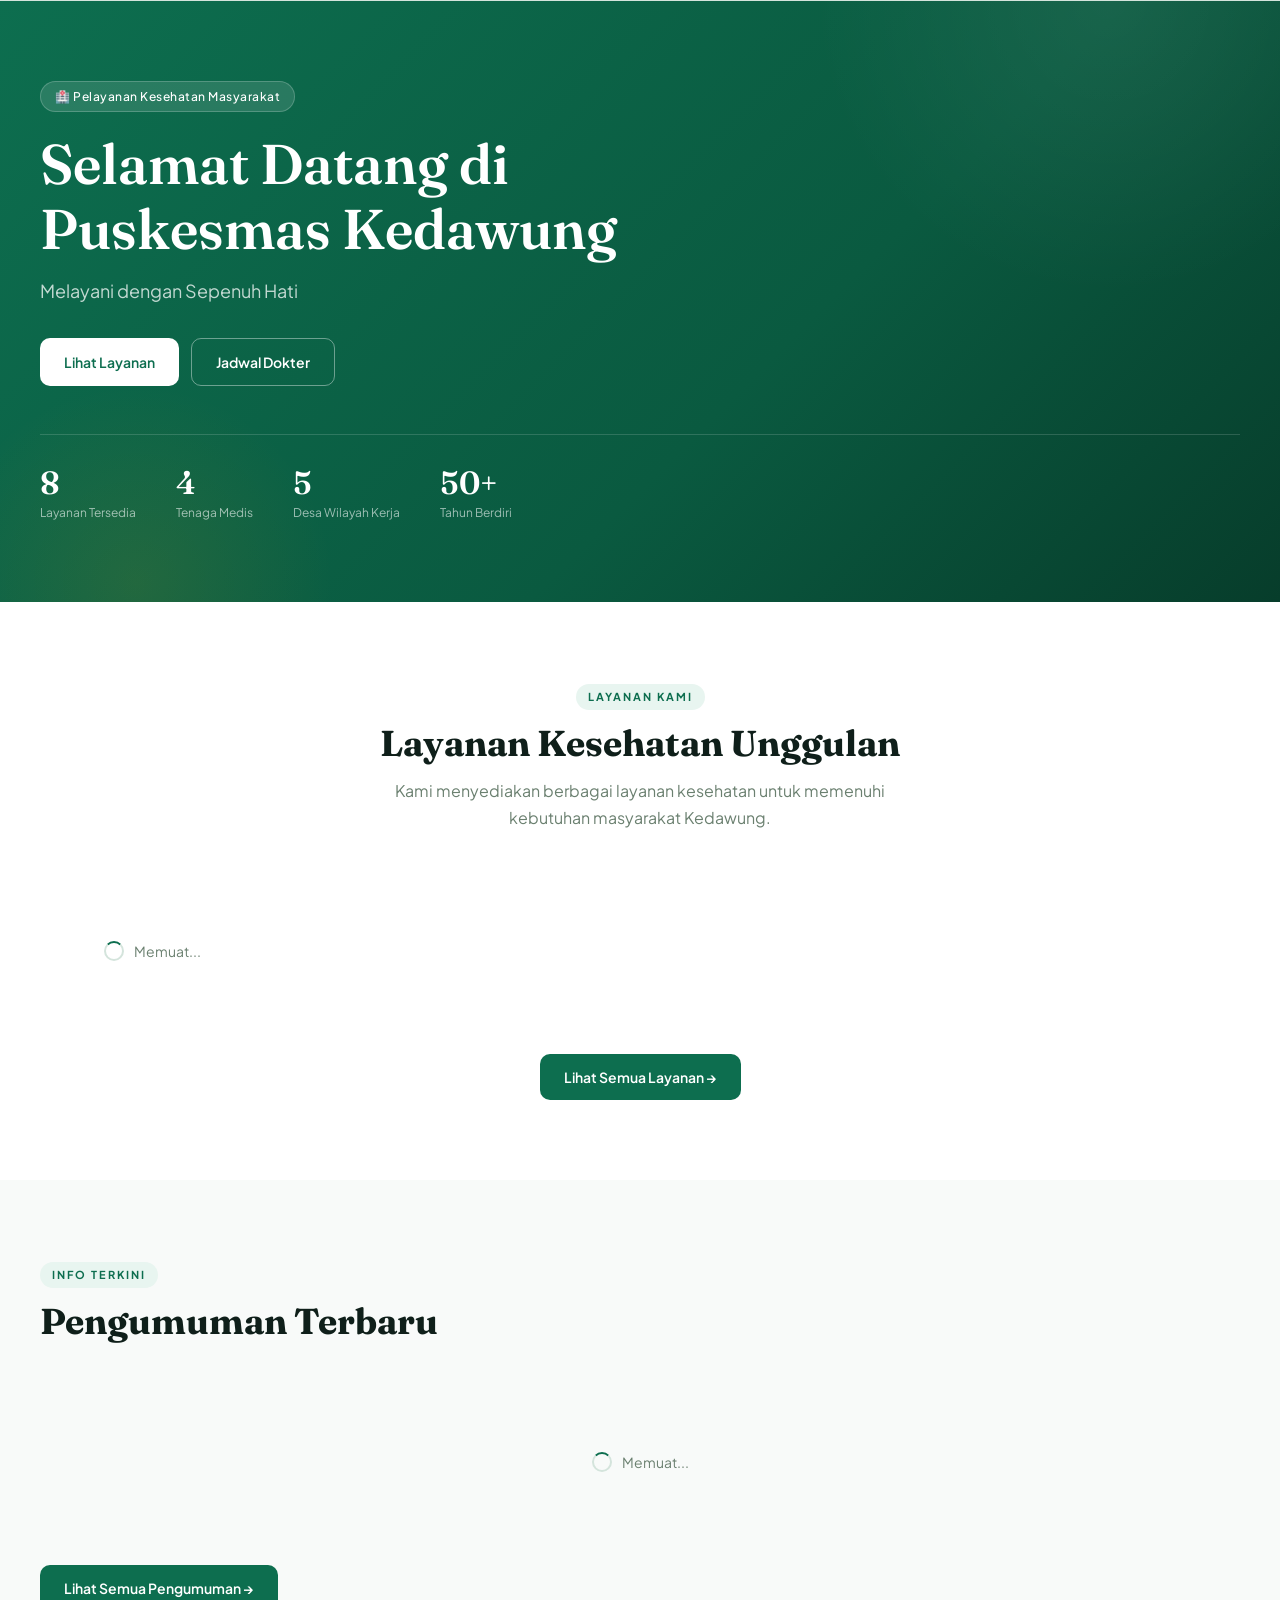
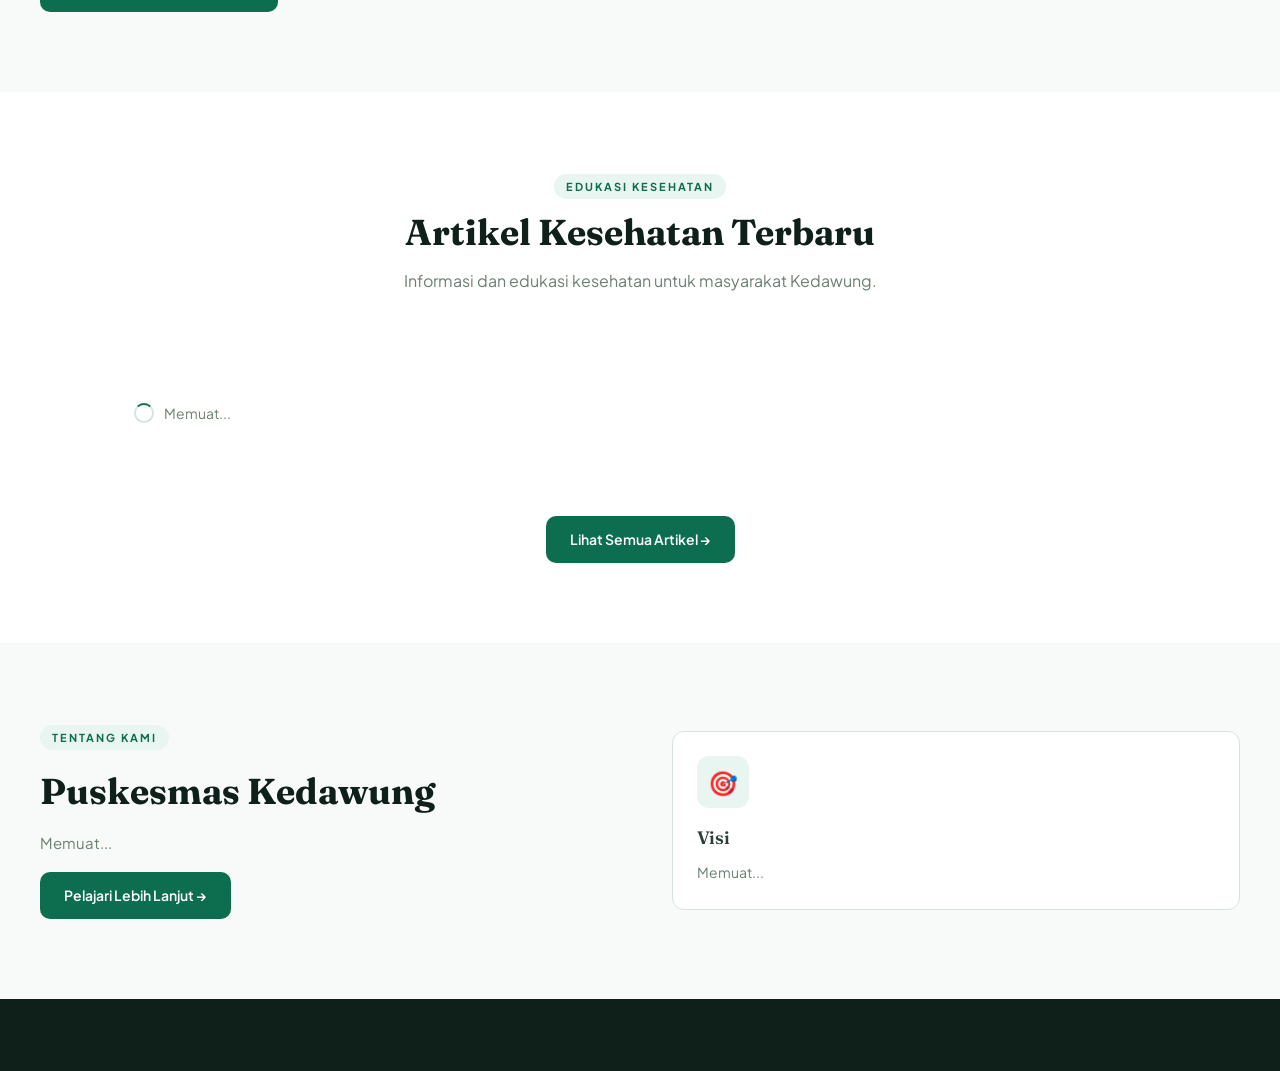
<file: index.html>
<!DOCTYPE html>
<html lang="id">
<head>
<meta charset="UTF-8">
<meta name="viewport" content="width=device-width, initial-scale=1.0">
<title>Puskesmas Kedawung</title>
<link rel="stylesheet" href="assets/css/style.css">
</head>
<body>

<nav class="navbar" id="navbar"></nav>

<!-- HERO -->
<section class="hero" id="hero-section">
  <div class="hero-inner">
    <div class="hero-eyebrow">🏥 Pelayanan Kesehatan Masyarakat</div>
    <h1 id="hero-title">Selamat Datang di Puskesmas Kedawung</h1>
    <p class="hero-tagline" id="hero-tagline">Melayani dengan Sepenuh Hati</p>
    <div class="hero-actions">
      <a href="layanan.html" class="btn btn-white">Lihat Layanan</a>
      <a href="jadwal.html" class="btn btn-outline-white">Jadwal Dokter</a>
    </div>
    <div class="hero-stats" id="hero-stats">
      <div class="stat-item"><div class="stat-num">8</div><div class="stat-label">Layanan Tersedia</div></div>
      <div class="stat-item"><div class="stat-num">4</div><div class="stat-label">Tenaga Medis</div></div>
      <div class="stat-item"><div class="stat-num">5</div><div class="stat-label">Desa Wilayah Kerja</div></div>
      <div class="stat-item"><div class="stat-num">50+</div><div class="stat-label">Tahun Berdiri</div></div>
    </div>
  </div>
</section>

<!-- LAYANAN UNGGULAN -->
<section class="section section-alt">
  <div class="container">
    <div class="section-header centered">
      <span class="section-eyebrow">Layanan Kami</span>
      <h2 class="section-title">Layanan Kesehatan Unggulan</h2>
      <p class="section-sub">Kami menyediakan berbagai layanan kesehatan untuk memenuhi kebutuhan masyarakat Kedawung.</p>
    </div>
    <div class="grid-4" id="layanan-grid">
      <div class="loading-wrap"><div class="spinner"></div> Memuat...</div>
    </div>
    <div class="text-center mt-32">
      <a href="layanan.html" class="btn btn-primary">Lihat Semua Layanan →</a>
    </div>
  </div>
</section>

<!-- PENGUMUMAN TERBARU -->
<section class="section">
  <div class="container">
    <div class="section-header">
      <span class="section-eyebrow">Info Terkini</span>
      <h2 class="section-title">Pengumuman Terbaru</h2>
    </div>
    <div id="pengumuman-list" style="display:flex;flex-direction:column;gap:12px;">
      <div class="loading-wrap"><div class="spinner"></div> Memuat...</div>
    </div>
    <div class="mt-32">
      <a href="pengumuman.html" class="btn btn-primary">Lihat Semua Pengumuman →</a>
    </div>
  </div>
</section>

<!-- ARTIKEL TERBARU -->
<section class="section section-alt">
  <div class="container">
    <div class="section-header centered">
      <span class="section-eyebrow">Edukasi Kesehatan</span>
      <h2 class="section-title">Artikel Kesehatan Terbaru</h2>
      <p class="section-sub">Informasi dan edukasi kesehatan untuk masyarakat Kedawung.</p>
    </div>
    <div class="grid-3" id="artikel-grid">
      <div class="loading-wrap"><div class="spinner"></div> Memuat...</div>
    </div>
    <div class="text-center mt-32">
      <a href="artikel.html" class="btn btn-primary">Lihat Semua Artikel →</a>
    </div>
  </div>
</section>

<!-- PROFIL SINGKAT -->
<section class="section">
  <div class="container">
    <div style="display:grid;grid-template-columns:1fr 1fr;gap:64px;align-items:center;">
      <div>
        <span class="section-eyebrow">Tentang Kami</span>
        <h2 class="section-title mt-8" id="profil-title">Puskesmas Kedawung</h2>
        <p style="font-size:15px;color:var(--muted);line-height:1.8;margin:16px 0;" id="profil-sejarah">Memuat...</p>
        <a href="layanan.html#profil" class="btn btn-primary">Pelajari Lebih Lanjut →</a>
      </div>
      <div id="visi-misi-box">
        <div class="card">
          <div class="card-icon">🎯</div>
          <div class="card-title">Visi</div>
          <div class="card-text" id="visi-text">Memuat...</div>
        </div>
      </div>
    </div>
  </div>
</section>

<footer id="footer"></footer>

<script src="assets/js/main.js"></script>
<script>
const KATEGORI_EMOJI = { 'Gizi':'🥗','Imunisasi':'💉','Higienitas':'🧼','Ibu & Anak':'👶','Lansia':'🧓','Umum':'🩺' };

initPage(async (profil) => {
  document.title = profil.nama;
  document.getElementById('hero-title').textContent = `Selamat Datang di ${profil.nama}`;
  document.getElementById('hero-tagline').textContent = profil.tagline;
  document.getElementById('profil-title').textContent = profil.nama;
  document.getElementById('profil-sejarah').textContent = profil.sejarah;
  document.getElementById('visi-text').textContent = profil.visi;
  document.getElementById('hero-stats').innerHTML = `
    <div class="stat-item"><div class="stat-num">8</div><div class="stat-label">Layanan Tersedia</div></div>
    <div class="stat-item"><div class="stat-num">${profil.wilayah_kerja.length}</div><div class="stat-label">Desa Wilayah Kerja</div></div>
    <div class="stat-item"><div class="stat-num">50+</div><div class="stat-label">Tahun Berdiri</div></div>
    <div class="stat-item"><div class="stat-num">24/7</div><div class="stat-label">IGD Tersedia</div></div>`;

  // Layanan
  const layanan = await fetchJSON('_data/layanan.json');
  document.getElementById('layanan-grid').innerHTML = layanan.slice(0,4).map(l => `
    <div class="card">
      <div class="card-icon">${l.icon}</div>
      <div class="card-title">${l.nama}</div>
      <div class="card-text">${l.deskripsi}</div>
      <div class="card-meta">🕐 ${l.jam}</div>
    </div>`).join('');

  // Pengumuman
  const pengumuman = await fetchJSON('_data/pengumuman.json');
  document.getElementById('pengumuman-list').innerHTML = pengumuman.slice(0,3).map(p => `
    <div class="pengumuman-item ${p.penting ? 'penting' : ''}">
      <div class="pengumuman-dot"></div>
      <div>
        <div class="pengumuman-title">${p.judul}</div>
        <div class="pengumuman-isi">${p.isi.substring(0,140)}...</div>
        <div class="pengumuman-date">📅 ${formatTanggal(p.tanggal)}</div>
      </div>
    </div>`).join('');

  // Artikel
  const artikelList = await fetchJSON('_data/artikel-index.json').catch(() => null);
  if (artikelList) {
    document.getElementById('artikel-grid').innerHTML = artikelList.slice(0,3).map(a => `
      <div class="article-card" onclick="location.href='artikel-detail.html?id=${a.slug}'">
        <div class="article-thumb">${KATEGORI_EMOJI[a.kategori] || '📄'}</div>
        <div class="article-body">
          <span class="article-kategori">${a.kategori}</span>
          <div class="article-title">${a.judul}</div>
          <div class="article-ringkasan">${a.ringkasan}</div>
        </div>
        <div class="article-footer">
          <span>${formatTanggal(a.tanggal)}</span>
          <span style="color:var(--primary);font-weight:600">Baca →</span>
        </div>
      </div>`).join('');
  } else {
    document.getElementById('artikel-grid').innerHTML = '<p style="color:var(--muted)">Belum ada artikel.</p>';
  }
});
</script>
</body>
</html>
</file>
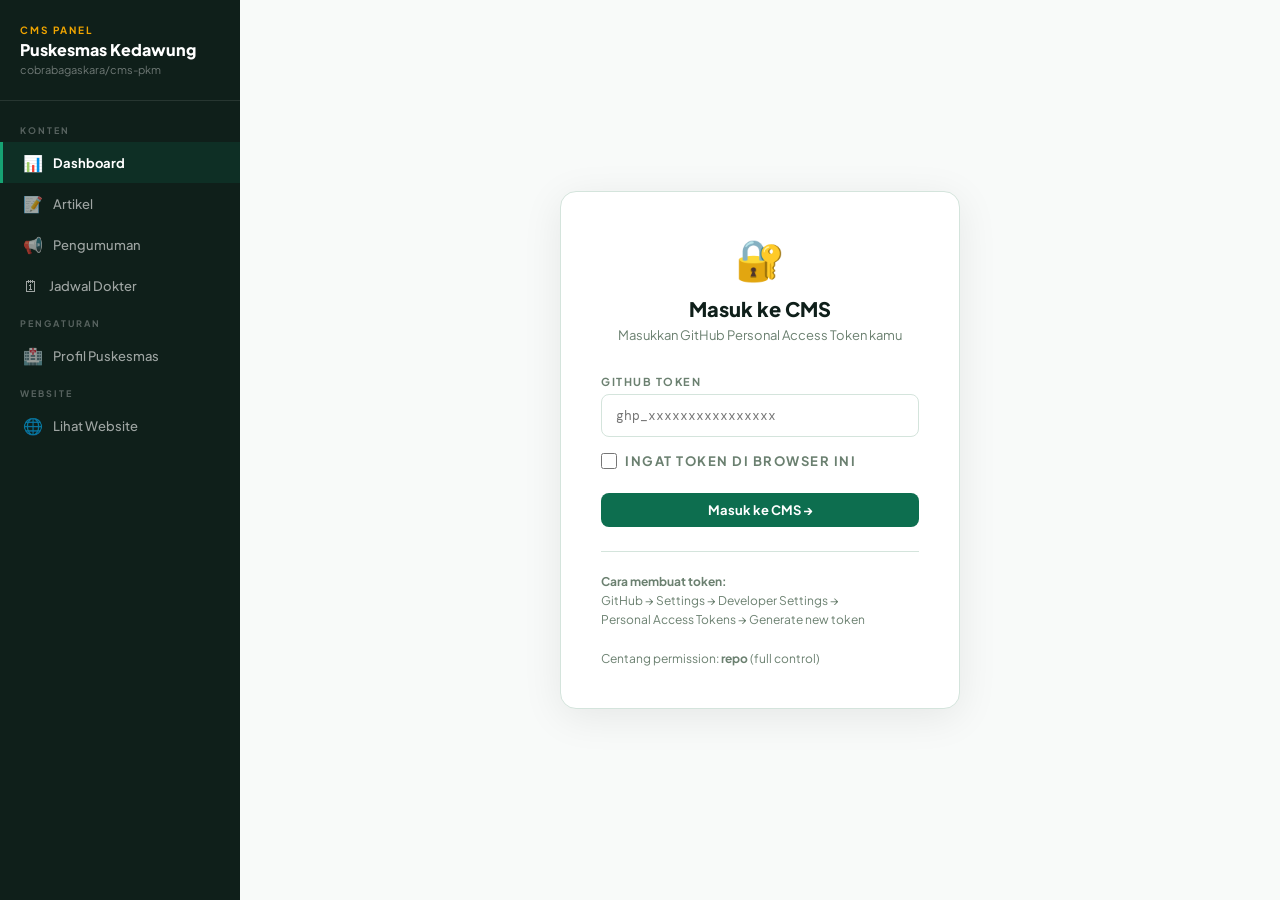
<file: cms/index.html>
<!DOCTYPE html>
<html lang="id">
<head>
<meta charset="UTF-8">
<meta name="viewport" content="width=device-width, initial-scale=1.0">
<title>CMS – Puskesmas Kedawung</title>
<link href="https://fonts.googleapis.com/css2?family=Plus+Jakarta+Sans:wght@400;500;600;700;800&family=DM+Mono:wght@400&display=swap" rel="stylesheet">
<style>
:root {
  --primary: #0d6e4f;
  --primary-light: #16a373;
  --primary-pale: #e8f5f0;
  --accent: #f0a500;
  --dark: #0f1f1a;
  --body: #2c3e35;
  --muted: #6b8070;
  --border: #d4e4dc;
  --bg: #f8faf9;
  --card: #ffffff;
  --danger: #c0392b;
}
*, *::before, *::after { box-sizing: border-box; margin: 0; padding: 0; }
body { font-family: 'Plus Jakarta Sans', sans-serif; background: var(--bg); color: var(--body); min-height: 100vh; display: flex; }

/* SIDEBAR */
.sidebar { width: 240px; background: var(--dark); color: white; display: flex; flex-direction: column; min-height: 100vh; position: sticky; top: 0; height: 100vh; overflow-y: auto; flex-shrink: 0; }
.sidebar-brand { padding: 24px 20px; border-bottom: 1px solid rgba(255,255,255,0.1); }
.brand-badge { font-size: 10px; font-weight: 700; letter-spacing: 2px; text-transform: uppercase; color: var(--accent); margin-bottom: 4px; }
.brand-name { font-size: 16px; font-weight: 800; color: white; line-height: 1.2; }
.brand-sub { font-size: 11px; color: rgba(255,255,255,0.4); margin-top: 4px; }
.sidebar-nav { flex: 1; padding: 12px 0; }
.nav-group-label { font-size: 9px; font-weight: 700; letter-spacing: 2px; text-transform: uppercase; color: rgba(255,255,255,0.3); padding: 12px 20px 6px; }
.nav-item { display: flex; align-items: center; gap: 10px; padding: 10px 20px; cursor: pointer; font-size: 13px; font-weight: 500; color: rgba(255,255,255,0.6); transition: all 0.15s; border-left: 3px solid transparent; }
.nav-item:hover { color: white; background: rgba(255,255,255,0.06); }
.nav-item.active { color: white; border-left-color: var(--primary-light); background: rgba(13,110,79,0.2); font-weight: 700; }
.nav-item .ni { font-size: 16px; }

/* MAIN */
.main { flex: 1; display: flex; flex-direction: column; overflow: hidden; }
.topbar { display: flex; align-items: center; justify-content: space-between; padding: 16px 28px; background: white; border-bottom: 1px solid var(--border); gap: 16px; }
.topbar-title { font-size: 18px; font-weight: 800; color: var(--dark); }
.topbar-right { display: flex; gap: 10px; align-items: center; }
.content { flex: 1; padding: 28px; overflow-y: auto; }
.statusbar { padding: 8px 28px; background: var(--bg); border-top: 1px solid var(--border); font-family: 'DM Mono', monospace; font-size: 11px; color: var(--muted); display: flex; align-items: center; gap: 8px; }
.sdot { width: 7px; height: 7px; border-radius: 50%; background: var(--muted); flex-shrink: 0; }
.sdot.ok { background: var(--primary); }
.sdot.err { background: var(--danger); }
.sdot.loading { background: var(--accent); animation: pulse 1s infinite; }
@keyframes pulse { 0%,100%{opacity:1}50%{opacity:0.3} }

/* BUTTONS */
.btn { display: inline-flex; align-items: center; gap: 7px; font-family: 'Plus Jakarta Sans', sans-serif; font-size: 13px; font-weight: 700; padding: 9px 18px; border: none; cursor: pointer; border-radius: 8px; transition: all 0.15s; }
.btn-primary { background: var(--primary); color: white; }
.btn-primary:hover { background: var(--primary-light); }
.btn-ghost { background: transparent; color: var(--body); border: 1.5px solid var(--border); }
.btn-ghost:hover { border-color: var(--body); }
.btn-danger { background: transparent; color: var(--danger); border: 1.5px solid var(--danger); }
.btn-danger:hover { background: var(--danger); color: white; }
.btn-sm { font-size: 12px; padding: 6px 12px; }
.btn:disabled { opacity: 0.4; cursor: not-allowed; }

/* CARDS & TABLE */
.card { background: var(--card); border: 1px solid var(--border); border-radius: 10px; }
.section-title { font-size: 20px; font-weight: 800; color: var(--dark); margin-bottom: 20px; }
.table { width: 100%; border-collapse: collapse; background: white; border-radius: 10px; overflow: hidden; border: 1px solid var(--border); }
.table th { background: var(--primary); color: white; padding: 12px 16px; text-align: left; font-size: 12px; font-weight: 700; }
.table td { padding: 13px 16px; font-size: 13px; border-bottom: 1px solid var(--border); vertical-align: middle; }
.table tr:last-child td { border-bottom: none; }
.table tr:hover td { background: var(--primary-pale); }
.table-actions { display: flex; gap: 6px; }

/* FORM */
.form-group { display: flex; flex-direction: column; gap: 6px; margin-bottom: 16px; }
label { font-size: 11px; font-weight: 700; letter-spacing: 1.5px; text-transform: uppercase; color: var(--muted); }
input[type=text], input[type=date], select, textarea {
  font-family: 'Plus Jakarta Sans', sans-serif;
  font-size: 14px; padding: 10px 14px;
  background: white; border: 1.5px solid var(--border);
  border-radius: 8px; color: var(--body); outline: none;
  transition: border-color 0.15s; width: 100%;
}
input:focus, select:focus, textarea:focus { border-color: var(--primary); }
textarea { resize: vertical; min-height: 200px; line-height: 1.6; font-family: 'DM Mono', monospace; font-size: 13px; }
.form-row { display: grid; grid-template-columns: 1fr 1fr; gap: 16px; }
.checkbox-row { display: flex; align-items: center; gap: 8px; }
.checkbox-row input[type=checkbox] { width: 18px; height: 18px; accent-color: var(--primary); }
.checkbox-row label { font-size: 13px; text-transform: none; letter-spacing: 0; color: var(--body); font-weight: 500; }

/* TOOLBAR */
.editor-toolbar { display: flex; gap: 6px; flex-wrap: wrap; padding: 10px 14px; background: var(--bg); border: 1.5px solid var(--border); border-bottom: none; border-radius: 8px 8px 0 0; }
.editor-toolbar + textarea { border-radius: 0 0 8px 8px; }
.tb-btn { font-size: 11px; font-weight: 700; padding: 4px 10px; background: white; border: 1px solid var(--border); cursor: pointer; border-radius: 5px; color: var(--muted); transition: all 0.15s; }
.tb-btn:hover { background: var(--dark); color: white; border-color: var(--dark); }

/* PANEL */
.panel { background: white; border: 1px solid var(--border); border-radius: 12px; padding: 24px; }
.panel-header { display: flex; align-items: center; justify-content: space-between; margin-bottom: 20px; }
.panel-title { font-size: 16px; font-weight: 800; color: var(--dark); }

/* BADGE */
.badge { display: inline-block; font-size: 10px; font-weight: 700; padding: 2px 8px; border-radius: 100px; }
.badge-penting { background: #fff3cd; color: #856404; }
.badge-biasa { background: var(--bg); color: var(--muted); }

/* TOAST */
.toast-wrap { position: fixed; bottom: 24px; right: 24px; display: flex; flex-direction: column; gap: 8px; z-index: 999; }
.toast { font-family: 'DM Mono', monospace; font-size: 12px; padding: 12px 18px; background: var(--dark); color: white; border-left: 4px solid var(--primary-light); border-radius: 6px; box-shadow: 0 4px 20px rgba(0,0,0,0.2); animation: slideIn 0.3s; max-width: 320px; }
.toast.success { border-left-color: var(--primary); }
.toast.error { border-left-color: var(--danger); }
@keyframes slideIn { from{transform:translateX(120%);opacity:0}to{transform:translateX(0);opacity:1} }

/* MODAL */
.modal-bg { position: fixed; inset: 0; background: rgba(0,0,0,0.5); display: flex; align-items: center; justify-content: center; z-index: 200; backdrop-filter: blur(2px); }
.modal { background: white; border-radius: 12px; padding: 28px; width: 420px; max-width: 90vw; box-shadow: 0 20px 60px rgba(0,0,0,0.2); }
.modal h3 { font-size: 18px; font-weight: 800; margin-bottom: 10px; }
.modal p { font-size: 14px; color: var(--muted); margin-bottom: 20px; line-height: 1.6; }
.modal-actions { display: flex; gap: 10px; justify-content: flex-end; }

/* STATS */
.stats-grid { display: grid; grid-template-columns: repeat(auto-fill, minmax(160px, 1fr)); gap: 16px; margin-bottom: 28px; }
.stat-card { background: white; border: 1px solid var(--border); border-radius: 10px; padding: 20px; }
.stat-num { font-size: 32px; font-weight: 800; color: var(--primary); line-height: 1; }
.stat-lbl { font-size: 12px; color: var(--muted); margin-top: 4px; font-weight: 500; }

.spinner-btn { width:14px;height:14px;border:2px solid rgba(255,255,255,0.3);border-top-color:white;border-radius:50%;animation:spin 0.7s linear infinite;display:inline-block; }
@keyframes spin{to{transform:rotate(360deg)}}

.empty { text-align: center; padding: 48px; color: var(--muted); }
.empty-icon { font-size: 40px; margin-bottom: 12px; }
.empty-text { font-size: 15px; font-weight: 600; color: var(--dark); }
</style>
</head>
<body>

<!-- SIDEBAR -->
<aside class="sidebar">
  <div class="sidebar-brand">
    <div class="brand-badge">CMS Panel</div>
    <div class="brand-name">Puskesmas Kedawung</div>
    <div class="brand-sub">cobrabagaskara/cms-pkm</div>
  </div>
  <nav class="sidebar-nav">
    <div class="nav-group-label">Konten</div>
    <div class="nav-item active" onclick="showPanel('dashboard')" id="nav-dashboard"><span class="ni">📊</span> Dashboard</div>
    <div class="nav-item" onclick="showPanel('artikel')" id="nav-artikel"><span class="ni">📝</span> Artikel</div>
    <div class="nav-item" onclick="showPanel('pengumuman')" id="nav-pengumuman"><span class="ni">📢</span> Pengumuman</div>
    <div class="nav-item" onclick="showPanel('jadwal')" id="nav-jadwal"><span class="ni">🗓</span> Jadwal Dokter</div>
    <div class="nav-group-label">Pengaturan</div>
    <div class="nav-item" onclick="showPanel('profil')" id="nav-profil"><span class="ni">🏥</span> Profil Puskesmas</div>
    <div class="nav-group-label">Website</div>
    <div class="nav-item" onclick="window.open('../index.html','_blank')"><span class="ni">🌐</span> Lihat Website</div>
  </nav>
</aside>

<!-- MAIN -->
<div class="main">
  <div class="topbar">
    <div class="topbar-title" id="topbar-title">Dashboard</div>
    <div class="topbar-right" id="topbar-right"></div>
  </div>
  <div class="content" id="main-content">
    <div class="empty"><div class="empty-icon">⏳</div><div class="empty-text">Memuat...</div></div>
  </div>
  <div class="statusbar">
    <div class="sdot loading" id="sdot"></div>
    <span id="stext">Menghubungkan ke GitHub API...</span>
  </div>
</div>

<!-- Modal konfirmasi hapus -->
<div class="modal-bg" id="del-modal" style="display:none">
  <div class="modal">
    <h3>Hapus Item?</h3>
    <p id="del-msg">Tindakan ini tidak dapat dibatalkan.</p>
    <div class="modal-actions">
      <button class="btn btn-ghost" onclick="closeDelModal()">Batal</button>
      <button class="btn btn-danger" onclick="execDelete()">Hapus</button>
    </div>
  </div>
</div>

<div class="toast-wrap" id="toasts"></div>

<script>
// ── CONFIG ──────────────────────────────────────────────
const OWNER = 'cobrabagaskara';
const REPO  = 'cms-pkm';
const API   = `https://api.github.com/repos/${OWNER}/${REPO}/contents`;
const RAW   = `https://raw.githubusercontent.com/${OWNER}/${REPO}/main`;
let TOKEN = sessionStorage.getItem('cms_token') || '';

// ── UTILS ────────────────────────────────────────────────
const $ = id => document.getElementById(id);
function setStatus(msg, s='loading') {
  $('stext').textContent = msg;
  $('sdot').className = 'sdot ' + s;
}
function toast(msg, type='info') {
  const w = $('toasts');
  const t = document.createElement('div');
  t.className = 'toast ' + type;
  t.textContent = msg;
  w.appendChild(t);
  setTimeout(() => t.remove(), 3500);
}
function b64enc(s) { return btoa(unescape(encodeURIComponent(s))); }
function b64dec(s) { try { return decodeURIComponent(escape(atob(s.replace(/\n/g,'')))); } catch(e) { return atob(s.replace(/\n/g,'')); } }
function fmtDate(s) { return new Date(s).toLocaleDateString('id-ID',{day:'numeric',month:'long',year:'numeric'}); }
function gh(method, path, body) {
  return fetch(`${API}/${path}`, {
    method,
    headers: { 'Authorization': `Bearer ${TOKEN}`, 'Accept': 'application/vnd.github+json', 'Content-Type': 'application/json' },
    body: body ? JSON.stringify(body) : undefined
  });
}
async function ghGet(path) {
  const r = await fetch(`${RAW}/${path}?t=${Date.now()}`);
  if (!r.ok) throw new Error(`404: ${path}`);
  return r.json();
}
async function ghGetFile(path) {
  const r = await fetch(`${API}/${path}`, { headers: { 'Authorization': `Bearer ${TOKEN}` } });
  if (!r.ok) throw new Error(`404`);
  return r.json();
}
function setNav(id) {
  document.querySelectorAll('.nav-item').forEach(n => n.classList.remove('active'));
  $(id).classList.add('active');
}
function insertMd(ta, b, a) {
  const s = ta.selectionStart, e = ta.selectionEnd;
  const sel = ta.value.substring(s, e);
  ta.value = ta.value.substring(0,s) + b + sel + a + ta.value.substring(e);
  ta.focus();
  ta.selectionStart = s + b.length;
  ta.selectionEnd = s + b.length + sel.length;
}

// ── DELETE MODAL ─────────────────────────────────────────
let delTarget = null;
function askDelete(msg, fn) {
  $('del-msg').textContent = msg;
  delTarget = fn;
  $('del-modal').style.display = 'flex';
}
function closeDelModal() { $('del-modal').style.display = 'none'; delTarget = null; }
function execDelete() { closeDelModal(); if (delTarget) delTarget(); }

// ── PANELS ───────────────────────────────────────────────
async function showPanel(panel) {
  setNav('nav-' + panel);
  $('topbar-right').innerHTML = '';
  const panels = { dashboard: showDashboard, artikel: showArtikel, pengumuman: showPengumuman, jadwal: showJadwal, profil: showProfil };
  if (panels[panel]) await panels[panel]();
}

// ── DASHBOARD ────────────────────────────────────────────
async function showDashboard() {
  $('topbar-title').textContent = 'Dashboard';
  $('main-content').innerHTML = `<div class="empty"><div class="empty-icon">⏳</div></div>`;
  setStatus('Memuat data...', 'loading');
  try {
    const [artikel, pengumuman, jadwal] = await Promise.all([
      ghGet('_data/artikel-index.json').catch(() => []),
      ghGet('_data/pengumuman.json').catch(() => []),
      ghGet('_data/jadwal.json').catch(() => []),
    ]);
    setStatus('Terhubung ke GitHub ✓', 'ok');
    $('main-content').innerHTML = `
      <div class="stats-grid">
        <div class="stat-card"><div class="stat-num">${artikel.length}</div><div class="stat-lbl">Artikel</div></div>
        <div class="stat-card"><div class="stat-num">${pengumuman.length}</div><div class="stat-lbl">Pengumuman</div></div>
        <div class="stat-card"><div class="stat-num">${jadwal.length}</div><div class="stat-lbl">Tenaga Medis</div></div>
        <div class="stat-card"><div class="stat-num">${pengumuman.filter(p=>p.penting).length}</div><div class="stat-lbl">Pengumuman Penting</div></div>
      </div>
      <div class="panel" style="margin-bottom:20px;">
        <div class="panel-header"><div class="panel-title">Artikel Terbaru</div><button class="btn btn-primary btn-sm" onclick="showPanel('artikel')">Kelola →</button></div>
        ${artikel.length ? artikel.slice(0,3).map(a=>`<div style="padding:12px 0;border-bottom:1px solid var(--border);display:flex;justify-content:space-between;align-items:center;"><div><div style="font-weight:600;font-size:14px;">${a.judul}</div><div style="font-size:12px;color:var(--muted);">${a.kategori} · ${fmtDate(a.tanggal)}</div></div></div>`).join('') : '<div class="empty"><div class="empty-icon">📭</div><div class="empty-text">Belum ada artikel</div></div>'}
      </div>
      <div class="panel">
        <div class="panel-header"><div class="panel-title">Pengumuman Terbaru</div><button class="btn btn-primary btn-sm" onclick="showPanel('pengumuman')">Kelola →</button></div>
        ${pengumuman.length ? pengumuman.slice(0,3).map(p=>`<div style="padding:12px 0;border-bottom:1px solid var(--border);display:flex;justify-content:space-between;align-items:center;"><div><div style="font-weight:600;font-size:14px;">${p.judul}</div><div style="font-size:12px;color:var(--muted);">${fmtDate(p.tanggal)}</div></div><span class="badge ${p.penting?'badge-penting':'badge-biasa'}">${p.penting?'Penting':'Biasa'}</span></div>`).join('') : '<div class="empty"><div class="empty-icon">📭</div><div class="empty-text">Belum ada pengumuman</div></div>'}
      </div>`;
  } catch(e) {
    setStatus('Error: ' + e.message, 'err');
    toast('Gagal memuat: ' + e.message, 'error');
  }
}

// ── ARTIKEL LIST ─────────────────────────────────────────
async function showArtikel() {
  $('topbar-title').textContent = 'Artikel Kesehatan';
  $('topbar-right').innerHTML = `<button class="btn btn-primary" onclick="showArtikelForm()">+ Artikel Baru</button>`;
  $('main-content').innerHTML = `<div class="empty"><div class="empty-icon">⏳</div></div>`;
  setStatus('Memuat artikel...', 'loading');
  try {
    const list = await ghGet('_data/artikel-index.json').catch(() => []);
    setStatus(`${list.length} artikel`, 'ok');
    if (!list.length) {
      $('main-content').innerHTML = `<div class="empty"><div class="empty-icon">📝</div><div class="empty-text">Belum ada artikel</div><br><button class="btn btn-primary" onclick="showArtikelForm()">+ Buat Artikel Pertama</button></div>`;
      return;
    }
    $('main-content').innerHTML = `
      <table class="table">
        <thead><tr><th>Judul</th><th>Kategori</th><th>Tanggal</th><th>Aksi</th></tr></thead>
        <tbody>
          ${list.map(a => `
            <tr>
              <td style="font-weight:600;max-width:300px;">${a.judul}</td>
              <td><span style="background:var(--primary-pale);color:var(--primary);padding:2px 8px;border-radius:100px;font-size:11px;font-weight:700;">${a.kategori}</span></td>
              <td style="color:var(--muted);font-size:12px;">${fmtDate(a.tanggal)}</td>
              <td><div class="table-actions">
                <button class="btn btn-ghost btn-sm" onclick="editArtikel('${a.slug}')">✏️ Edit</button>
                <button class="btn btn-danger btn-sm" onclick="hapusArtikel('${a.slug}','${a.judul.replace(/'/g,"\\'")}')">🗑</button>
              </div></td>
            </tr>`).join('')}
        </tbody>
      </table>`;
  } catch(e) {
    setStatus('Error: ' + e.message, 'err');
  }
}

// ── ARTIKEL FORM ─────────────────────────────────────────
const KATEGORI_LIST = ['Gizi','Imunisasi','Higienitas','Ibu & Anak','Lansia','Umum','Penyakit','Obat-obatan'];

async function showArtikelForm(data=null, slug=null) {
  $('topbar-title').textContent = data ? 'Edit Artikel' : 'Artikel Baru';
  $('topbar-right').innerHTML = `<button class="btn btn-ghost" onclick="showArtikel()">← Kembali</button>`;
  $('main-content').innerHTML = `
    <div class="panel">
      <div class="form-row">
        <div class="form-group" style="grid-column:1/-1">
          <label>Judul Artikel</label>
          <input type="text" id="f-judul" placeholder="Judul artikel kesehatan..." value="${data?.judul||''}">
        </div>
      </div>
      <div class="form-row">
        <div class="form-group">
          <label>Kategori</label>
          <select id="f-kat">${KATEGORI_LIST.map(k=>`<option ${data?.kategori===k?'selected':''}>${k}</option>`).join('')}</select>
        </div>
        <div class="form-group">
          <label>Tanggal</label>
          <input type="date" id="f-tgl" value="${data?.tanggal||new Date().toISOString().slice(0,10)}">
        </div>
      </div>
      <div class="form-group">
        <label>Ringkasan (tampil di daftar artikel)</label>
        <input type="text" id="f-ringkasan" placeholder="Ringkasan singkat artikel..." value="${data?.ringkasan||''}">
      </div>
      <div class="form-group">
        <label>URL Gambar (opsional)</label>
        <input type="text" id="f-gambar" placeholder="https://..." value="${data?.gambar||''}">
      </div>
      <div class="form-group">
        <label>Isi Artikel (Markdown)</label>
        <div class="editor-toolbar">
          <button class="tb-btn" onclick="insertMd($('f-isi'),'**','**')"><b>B</b></button>
          <button class="tb-btn" onclick="insertMd($('f-isi'),'*','*')"><i>I</i></button>
          <button class="tb-btn" onclick="insertMd($('f-isi'),'# ','')">H1</button>
          <button class="tb-btn" onclick="insertMd($('f-isi'),'## ','')">H2</button>
          <button class="tb-btn" onclick="insertMd($('f-isi'),'### ','')">H3</button>
          <button class="tb-btn" onclick="insertMd($('f-isi'),'- ','')">List</button>
          <button class="tb-btn" onclick="insertMd($('f-isi'),'1. ','')">Ol</button>
          <button class="tb-btn" onclick="insertMd($('f-isi'),'> ','')">Quote</button>
        </div>
        <textarea id="f-isi" placeholder="Tulis isi artikel dengan Markdown...">${data?.isi||''}</textarea>
      </div>
      <div style="display:flex;gap:10px;margin-top:8px;">
        <button class="btn btn-primary" id="f-save-btn" onclick="saveArtikel('${slug||''}')">💾 ${data?'Simpan Perubahan':'Publish Artikel'}</button>
        <button class="btn btn-ghost" onclick="showArtikel()">Batal</button>
      </div>
    </div>`;
}

async function editArtikel(slug) {
  setStatus('Memuat artikel...', 'loading');
  try {
    const data = await ghGet(`_data/artikel/${slug}.json`);
    showArtikelForm(data, slug);
    setStatus('Siap edit', 'ok');
  } catch(e) { toast('Gagal memuat artikel', 'error'); }
}

async function saveArtikel(existingSlug) {
  const judul = $('f-judul').value.trim();
  const kategori = $('f-kat').value;
  const tanggal = $('f-tgl').value;
  const ringkasan = $('f-ringkasan').value.trim();
  const gambar = $('f-gambar').value.trim();
  const isi = $('f-isi').value.trim();
  if (!judul || !isi) { toast('Judul dan isi wajib diisi!', 'error'); return; }

  const btn = $('f-save-btn');
  btn.disabled = true;
  btn.innerHTML = '<span class="spinner-btn"></span> Menyimpan...';
  setStatus('Menyimpan ke GitHub...', 'loading');

  const isNew = !existingSlug;
  const slug = existingSlug || `${String(Date.now()).slice(-6)}-${judul.toLowerCase().replace(/[^a-z0-9]+/g,'-').slice(0,40)}`;
  const id = slug.split('-')[0];

  const artikelData = { id, judul, slug, tanggal, kategori, gambar, ringkasan, isi };

  try {
    // 1. Save artikel file
    let sha = null;
    if (!isNew) {
      const f = await ghGetFile(`_data/artikel/${slug}.json`);
      sha = f.sha;
    }
    const r1 = await gh('PUT', `_data/artikel/${slug}.json`, {
      message: isNew ? `Add artikel: ${judul}` : `Update artikel: ${judul}`,
      content: b64enc(JSON.stringify(artikelData, null, 2)),
      ...(sha ? { sha } : {})
    });
    if (!r1.ok) throw new Error(await r1.text());

    // 2. Update artikel-index.json
    let idx = [];
    let idxSha = null;
    try {
      const idxFile = await ghGetFile('_data/artikel-index.json');
      idx = JSON.parse(b64dec(idxFile.content));
      idxSha = idxFile.sha;
    } catch(e) {}
    const entry = { id, slug, judul, tanggal, kategori, gambar, ringkasan };
    const pos = idx.findIndex(a => a.slug === slug);
    if (pos >= 0) idx[pos] = entry; else idx.unshift(entry);
    idx.sort((a,b) => b.tanggal.localeCompare(a.tanggal));
    const r2 = await gh('PUT', '_data/artikel-index.json', {
      message: 'Update artikel-index.json',
      content: b64enc(JSON.stringify(idx, null, 2)),
      ...(idxSha ? { sha: idxSha } : {})
    });
    if (!r2.ok) throw new Error(await r2.text());

    setStatus('Artikel berhasil disimpan ✓', 'ok');
    toast(isNew ? 'Artikel berhasil dipublish!' : 'Artikel berhasil diperbarui!', 'success');
    showArtikel();
  } catch(e) {
    setStatus('Gagal: ' + e.message, 'err');
    toast('Gagal menyimpan: ' + e.message, 'error');
    btn.disabled = false;
    btn.innerHTML = '💾 Simpan';
  }
}

async function hapusArtikel(slug, judul) {
  askDelete(`Hapus artikel "${judul}"? Tindakan ini tidak bisa dibatalkan.`, async () => {
    setStatus('Menghapus artikel...', 'loading');
    try {
      // Hapus file artikel
      const f = await ghGetFile(`_data/artikel/${slug}.json`);
      const r = await gh('DELETE', `_data/artikel/${slug}.json`, { message: `Delete artikel: ${slug}`, sha: f.sha });
      if (!r.ok) throw new Error('Gagal hapus file');
      // Update index
      const idxFile = await ghGetFile('_data/artikel-index.json');
      let idx = JSON.parse(b64dec(idxFile.content));
      idx = idx.filter(a => a.slug !== slug);
      await gh('PUT', '_data/artikel-index.json', { message: 'Update artikel-index.json', content: b64enc(JSON.stringify(idx,null,2)), sha: idxFile.sha });
      setStatus('Artikel dihapus ✓', 'ok');
      toast('Artikel berhasil dihapus', 'success');
      showArtikel();
    } catch(e) { setStatus('Gagal: '+e.message,'err'); toast('Gagal hapus: '+e.message,'error'); }
  });
}

// ── PENGUMUMAN ───────────────────────────────────────────
async function showPengumuman() {
  $('topbar-title').textContent = 'Pengumuman';
  $('topbar-right').innerHTML = `<button class="btn btn-primary" onclick="showPengumumanForm()">+ Pengumuman Baru</button>`;
  $('main-content').innerHTML = `<div class="empty"><div class="empty-icon">⏳</div></div>`;
  setStatus('Memuat pengumuman...','loading');
  try {
    const list = await ghGet('_data/pengumuman.json').catch(()=>[]);
    setStatus(`${list.length} pengumuman`,'ok');
    if (!list.length) {
      $('main-content').innerHTML = `<div class="empty"><div class="empty-icon">📢</div><div class="empty-text">Belum ada pengumuman</div><br><button class="btn btn-primary" onclick="showPengumumanForm()">+ Buat Pengumuman</button></div>`;
      return;
    }
    $('main-content').innerHTML = `
      <div style="display:flex;flex-direction:column;gap:12px;">
        ${list.map((p,i) => `
          <div class="panel">
            <div class="panel-header">
              <div>
                <div style="font-weight:700;font-size:15px;">${p.judul}</div>
                <div style="font-size:12px;color:var(--muted);margin-top:2px;">${fmtDate(p.tanggal)} · <span class="badge ${p.penting?'badge-penting':'badge-biasa'}">${p.penting?'Penting':'Biasa'}</span></div>
              </div>
              <div class="table-actions">
                <button class="btn btn-ghost btn-sm" onclick="showPengumumanForm(${i})">✏️ Edit</button>
                <button class="btn btn-danger btn-sm" onclick="hapusPengumuman(${i},'${p.judul.replace(/'/g,"\\'")}')">🗑</button>
              </div>
            </div>
            <div style="font-size:14px;color:var(--muted);line-height:1.6;">${p.isi}</div>
          </div>`).join('')}
      </div>`;
  } catch(e) { setStatus('Error: '+e.message,'err'); }
}

let pengumumanCache = [];
async function showPengumumanForm(idx=null) {
  $('topbar-title').textContent = idx !== null ? 'Edit Pengumuman' : 'Pengumuman Baru';
  $('topbar-right').innerHTML = `<button class="btn btn-ghost" onclick="showPengumuman()">← Kembali</button>`;
  if (idx === null) { pengumumanCache = await ghGet('_data/pengumuman.json').catch(()=>[]); }
  const p = idx !== null ? pengumumanCache[idx] : null;
  $('main-content').innerHTML = `
    <div class="panel">
      <div class="form-group">
        <label>Judul Pengumuman</label>
        <input type="text" id="p-judul" value="${p?.judul||''}" placeholder="Judul pengumuman...">
      </div>
      <div class="form-row">
        <div class="form-group">
          <label>Tanggal</label>
          <input type="date" id="p-tgl" value="${p?.tanggal||new Date().toISOString().slice(0,10)}">
        </div>
        <div class="form-group" style="justify-content:flex-end;">
          <label>&nbsp;</label>
          <div class="checkbox-row">
            <input type="checkbox" id="p-penting" ${p?.penting?'checked':''}>
            <label for="p-penting">Tandai sebagai pengumuman penting</label>
          </div>
        </div>
      </div>
      <div class="form-group">
        <label>Isi Pengumuman</label>
        <textarea id="p-isi" style="min-height:160px;font-family:'Plus Jakarta Sans',sans-serif;">${p?.isi||''}</textarea>
      </div>
      <div style="display:flex;gap:10px;">
        <button class="btn btn-primary" id="p-save-btn" onclick="savePengumuman(${idx})">💾 ${idx!==null?'Simpan Perubahan':'Publish'}</button>
        <button class="btn btn-ghost" onclick="showPengumuman()">Batal</button>
      </div>
    </div>`;
}

async function savePengumuman(idx) {
  const judul = $('p-judul').value.trim();
  const tanggal = $('p-tgl').value;
  const isi = $('p-isi').value.trim();
  const penting = $('p-penting').checked;
  if (!judul || !isi) { toast('Judul dan isi wajib diisi!','error'); return; }
  const btn = $('p-save-btn');
  btn.disabled = true; btn.innerHTML = '<span class="spinner-btn"></span> Menyimpan...';
  setStatus('Menyimpan...','loading');
  try {
    let list = [...pengumumanCache];
    const entry = { id: String(Date.now()), judul, tanggal, isi, penting };
    if (idx !== null) list[idx] = { ...list[idx], judul, tanggal, isi, penting };
    else list.unshift(entry);
    const f = await ghGetFile('_data/pengumuman.json');
    await gh('PUT','_data/pengumuman.json',{ message: idx!==null?'Update pengumuman':'Add pengumuman', content: b64enc(JSON.stringify(list,null,2)), sha: f.sha });
    setStatus('Tersimpan ✓','ok');
    toast('Pengumuman berhasil disimpan!','success');
    showPengumuman();
  } catch(e) { setStatus('Gagal: '+e.message,'err'); toast('Gagal: '+e.message,'error'); btn.disabled=false; btn.innerHTML='💾 Simpan'; }
}

async function hapusPengumuman(idx, judul) {
  pengumumanCache = await ghGet('_data/pengumuman.json').catch(()=>[]);
  askDelete(`Hapus pengumuman "${judul}"?`, async () => {
    try {
      const list = pengumumanCache.filter((_,i) => i !== idx);
      const f = await ghGetFile('_data/pengumuman.json');
      await gh('PUT','_data/pengumuman.json',{ message:'Delete pengumuman', content: b64enc(JSON.stringify(list,null,2)), sha: f.sha });
      toast('Pengumuman dihapus','success');
      showPengumuman();
    } catch(e) { toast('Gagal hapus: '+e.message,'error'); }
  });
}

// ── JADWAL ───────────────────────────────────────────────
async function showJadwal() {
  $('topbar-title').textContent = 'Jadwal Dokter';
  $('topbar-right').innerHTML = `<button class="btn btn-primary" onclick="showJadwalForm()">+ Tambah Tenaga Medis</button>`;
  $('main-content').innerHTML = `<div class="empty"><div class="empty-icon">⏳</div></div>`;
  setStatus('Memuat jadwal...','loading');
  try {
    const list = await ghGet('_data/jadwal.json').catch(()=>[]);
    setStatus(`${list.length} tenaga medis`,'ok');
    const HARI = ['Senin','Selasa','Rabu','Kamis','Jumat','Sabtu'];
    $('main-content').innerHTML = `
      <div style="overflow-x:auto;">
      <table class="table">
        <thead><tr><th>Nama</th><th>Spesialis</th>${HARI.map(h=>`<th>${h}</th>`).join('')}<th>Aksi</th></tr></thead>
        <tbody>
          ${list.map((d,i) => `
            <tr>
              <td style="font-weight:700;">${d.nama}</td>
              <td style="color:var(--muted);font-size:12px;">${d.spesialis}</td>
              ${HARI.map(h => `<td style="font-size:12px;${d.jadwal[h]&&d.jadwal[h]!=='–'?'color:var(--primary);font-weight:600;':'color:var(--muted);'}">${d.jadwal[h]||'–'}</td>`).join('')}
              <td><div class="table-actions">
                <button class="btn btn-ghost btn-sm" onclick="showJadwalForm(${i})">✏️</button>
                <button class="btn btn-danger btn-sm" onclick="hapusJadwal(${i},'${d.nama.replace(/'/g,"\\'")}')">🗑</button>
              </div></td>
            </tr>`).join('')}
        </tbody>
      </table></div>`;
  } catch(e) { setStatus('Error: '+e.message,'err'); }
}

let jadwalCache = [];
const HARI = ['Senin','Selasa','Rabu','Kamis','Jumat','Sabtu'];

async function showJadwalForm(idx=null) {
  jadwalCache = await ghGet('_data/jadwal.json').catch(()=>[]);
  const d = idx !== null ? jadwalCache[idx] : null;
  $('topbar-title').textContent = d ? 'Edit Jadwal' : 'Tambah Tenaga Medis';
  $('topbar-right').innerHTML = `<button class="btn btn-ghost" onclick="showJadwal()">← Kembali</button>`;
  $('main-content').innerHTML = `
    <div class="panel">
      <div class="form-row">
        <div class="form-group">
          <label>Nama Lengkap</label>
          <input type="text" id="j-nama" value="${d?.nama||''}" placeholder="dr. Nama Lengkap">
        </div>
        <div class="form-group">
          <label>Spesialisasi</label>
          <input type="text" id="j-spes" value="${d?.spesialis||''}" placeholder="Dokter Umum, Bidan, dll.">
        </div>
      </div>
      <div class="form-group">
        <label>Jadwal per Hari</label>
        <div style="display:grid;grid-template-columns:repeat(3,1fr);gap:12px;margin-top:4px;">
          ${HARI.map(h => `
            <div>
              <div style="font-size:11px;font-weight:700;color:var(--muted);margin-bottom:4px;">${h}</div>
              <input type="text" id="j-${h}" value="${d?.jadwal?.[h]||'–'}" placeholder="07.30 – 14.00 atau –">
            </div>`).join('')}
        </div>
      </div>
      <div style="display:flex;gap:10px;margin-top:8px;">
        <button class="btn btn-primary" id="j-save-btn" onclick="saveJadwal(${idx})">💾 Simpan</button>
        <button class="btn btn-ghost" onclick="showJadwal()">Batal</button>
      </div>
    </div>`;
}

async function saveJadwal(idx) {
  const nama = $('j-nama').value.trim();
  const spesialis = $('j-spes').value.trim();
  if (!nama) { toast('Nama wajib diisi!','error'); return; }
  const jadwal = {};
  HARI.forEach(h => jadwal[h] = $('j-'+h).value.trim() || '–');
  const btn = $('j-save-btn');
  btn.disabled = true; btn.innerHTML = '<span class="spinner-btn"></span> Menyimpan...';
  try {
    let list = [...jadwalCache];
    const entry = { nama, spesialis, foto:'', jadwal };
    if (idx !== null) list[idx] = entry; else list.push(entry);
    const f = await ghGetFile('_data/jadwal.json');
    await gh('PUT','_data/jadwal.json',{ message:'Update jadwal dokter', content: b64enc(JSON.stringify(list,null,2)), sha: f.sha });
    toast('Jadwal disimpan!','success');
    showJadwal();
  } catch(e) { toast('Gagal: '+e.message,'error'); btn.disabled=false; btn.innerHTML='💾 Simpan'; }
}

async function hapusJadwal(idx, nama) {
  jadwalCache = await ghGet('_data/jadwal.json').catch(()=>[]);
  askDelete(`Hapus jadwal "${nama}"?`, async () => {
    try {
      const list = jadwalCache.filter((_,i) => i !== idx);
      const f = await ghGetFile('_data/jadwal.json');
      await gh('PUT','_data/jadwal.json',{ message:'Delete jadwal', content: b64enc(JSON.stringify(list,null,2)), sha: f.sha });
      toast('Jadwal dihapus','success');
      showJadwal();
    } catch(e) { toast('Gagal: '+e.message,'error'); }
  });
}

// ── PROFIL ───────────────────────────────────────────────
async function showProfil() {
  $('topbar-title').textContent = 'Profil Puskesmas';
  $('topbar-right').innerHTML = '';
  $('main-content').innerHTML = `<div class="empty"><div class="empty-icon">⏳</div></div>`;
  setStatus('Memuat profil...','loading');
  try {
    const p = await ghGet('_data/profil.json');
    setStatus('Siap','ok');
    $('main-content').innerHTML = `
      <div class="panel">
        <div class="form-group">
          <label>Nama Puskesmas</label>
          <input type="text" id="pr-nama" value="${p.nama}">
        </div>
        <div class="form-group">
          <label>Tagline</label>
          <input type="text" id="pr-tagline" value="${p.tagline}">
        </div>
        <div class="form-group">
          <label>Alamat</label>
          <input type="text" id="pr-alamat" value="${p.alamat}">
        </div>
        <div class="form-row">
          <div class="form-group">
            <label>Telepon</label>
            <input type="text" id="pr-telp" value="${p.telepon}">
          </div>
          <div class="form-group">
            <label>Email</label>
            <input type="text" id="pr-email" value="${p.email}">
          </div>
        </div>
        <div class="form-group">
          <label>Jam Operasional</label>
          <input type="text" id="pr-jam" value="${p.jam_operasional}">
        </div>
        <div class="form-group">
          <label>Visi</label>
          <textarea id="pr-visi" style="min-height:80px;">${p.visi}</textarea>
        </div>
        <div class="form-group">
          <label>Misi (satu per baris)</label>
          <textarea id="pr-misi" style="min-height:120px;">${p.misi.join('\n')}</textarea>
        </div>
        <div class="form-group">
          <label>Sejarah</label>
          <textarea id="pr-sejarah">${p.sejarah}</textarea>
        </div>
        <div class="form-group">
          <label>Wilayah Kerja (satu per baris)</label>
          <textarea id="pr-wilayah" style="min-height:100px;">${p.wilayah_kerja.join('\n')}</textarea>
        </div>
        <div style="display:flex;gap:10px;margin-top:8px;">
          <button class="btn btn-primary" id="pr-save-btn" onclick="saveProfil()">💾 Simpan Perubahan</button>
        </div>
      </div>`;
  } catch(e) { setStatus('Error','err'); }
}

async function saveProfil() {
  const btn = $('pr-save-btn');
  btn.disabled=true; btn.innerHTML='<span class="spinner-btn"></span> Menyimpan...';
  try {
    const data = {
      nama: $('pr-nama').value.trim(),
      tagline: $('pr-tagline').value.trim(),
      alamat: $('pr-alamat').value.trim(),
      telepon: $('pr-telp').value.trim(),
      email: $('pr-email').value.trim(),
      jam_operasional: $('pr-jam').value.trim(),
      visi: $('pr-visi').value.trim(),
      misi: $('pr-misi').value.split('\n').map(s=>s.trim()).filter(Boolean),
      sejarah: $('pr-sejarah').value.trim(),
      wilayah_kerja: $('pr-wilayah').value.split('\n').map(s=>s.trim()).filter(Boolean),
    };
    const f = await ghGetFile('_data/profil.json');
    await gh('PUT','_data/profil.json',{ message:'Update profil puskesmas', content: b64enc(JSON.stringify(data,null,2)), sha: f.sha });
    setStatus('Profil tersimpan ✓','ok');
    toast('Profil berhasil disimpan!','success');
  } catch(e) { toast('Gagal: '+e.message,'error'); }
  btn.disabled=false; btn.innerHTML='💾 Simpan Perubahan';
}

// ── LOGIN ─────────────────────────────────────────────────
function showLogin() {
  document.querySelector('.main').innerHTML = `
    <div style="flex:1;display:flex;align-items:center;justify-content:center;background:var(--bg);">
      <div style="background:white;border:1px solid var(--border);border-radius:16px;padding:40px;width:400px;max-width:90vw;box-shadow:0 8px 40px rgba(0,0,0,0.08);">
        <div style="text-align:center;margin-bottom:32px;">
          <div style="font-size:40px;margin-bottom:12px;">🔐</div>
          <div style="font-size:20px;font-weight:800;color:var(--dark);">Masuk ke CMS</div>
          <div style="font-size:13px;color:var(--muted);margin-top:6px;">Masukkan GitHub Personal Access Token kamu</div>
        </div>
        <div style="display:flex;flex-direction:column;gap:6px;margin-bottom:16px;">
          <label style="font-size:11px;font-weight:700;letter-spacing:1.5px;text-transform:uppercase;color:var(--muted);">GitHub Token</label>
          <input type="password" id="login-token" placeholder="ghp_xxxxxxxxxxxxxxxx"
            style="font-family:'DM Mono',monospace;font-size:13px;padding:12px 14px;border:1.5px solid var(--border);border-radius:8px;outline:none;transition:border-color 0.15s;"
            onkeydown="if(event.key==='Enter') doLogin()">
        </div>
        <div style="display:flex;align-items:center;gap:8px;margin-bottom:24px;">
          <input type="checkbox" id="remember-token" style="width:16px;height:16px;accent-color:var(--primary);">
          <label for="remember-token" style="font-size:13px;color:var(--muted);cursor:pointer;">Ingat token di browser ini</label>
        </div>
        <button class="btn btn-primary" onclick="doLogin()" style="width:100%;justify-content:center;" id="login-btn">
          Masuk ke CMS →
        </button>
        <div id="login-err" style="display:none;margin-top:12px;text-align:center;font-size:13px;color:var(--danger);"></div>
        <div style="margin-top:24px;padding-top:20px;border-top:1px solid var(--border);font-size:12px;color:var(--muted);line-height:1.6;">
          <b>Cara membuat token:</b><br>
          GitHub → Settings → Developer Settings →<br>
          Personal Access Tokens → Generate new token<br>
          <br>Centang permission: <b>repo</b> (full control)
        </div>
      </div>
    </div>`;
  setTimeout(() => document.getElementById('login-token').focus(), 100);
}

async function doLogin() {
  const input = document.getElementById('login-token').value.trim();
  const remember = document.getElementById('remember-token').checked;
  if (!input) return;

  const btn = document.getElementById('login-btn');
  const err = document.getElementById('login-err');
  btn.disabled = true;
  btn.innerHTML = '<span class="spinner-btn"></span> Memverifikasi...';
  err.style.display = 'none';

  // Verifikasi token dengan cek repo
  try {
    const r = await fetch(`https://api.github.com/repos/${OWNER}/${REPO}`, {
      headers: { 'Authorization': `Bearer ${input}` }
    });
    if (!r.ok) throw new Error('Token tidak valid atau tidak punya akses ke repo ini.');
    TOKEN = input;
    if (remember) localStorage.setItem('cms_token', TOKEN);
    else sessionStorage.setItem('cms_token', TOKEN);
    initCMS();
  } catch(e) {
    err.textContent = e.message;
    err.style.display = 'block';
    btn.disabled = false;
    btn.innerHTML = 'Masuk ke CMS →';
  }
}

function doLogout() {
  TOKEN = '';
  sessionStorage.removeItem('cms_token');
  localStorage.removeItem('cms_token');
  location.reload();
}

function initCMS() {
  // Restore full main layout
  document.querySelector('.main').innerHTML = `
    <div class="topbar">
      <div class="topbar-title" id="topbar-title">Dashboard</div>
      <div class="topbar-right" id="topbar-right">
        <button class="btn btn-ghost btn-sm" onclick="doLogout()">🔓 Keluar</button>
      </div>
    </div>
    <div class="content" id="main-content">
      <div class="empty"><div class="empty-icon">⏳</div></div>
    </div>
    <div class="statusbar">
      <div class="sdot loading" id="sdot"></div>
      <span id="stext">Menghubungkan ke GitHub API...</span>
    </div>`;
  showDashboard();
}

// ── INIT ─────────────────────────────────────────────────
// Cek token tersimpan (localStorage untuk "ingat", sessionStorage untuk sesi ini)
TOKEN = localStorage.getItem('cms_token') || sessionStorage.getItem('cms_token') || '';
if (TOKEN) initCMS(); else showLogin();
</script>
</body>
</html>
</file>
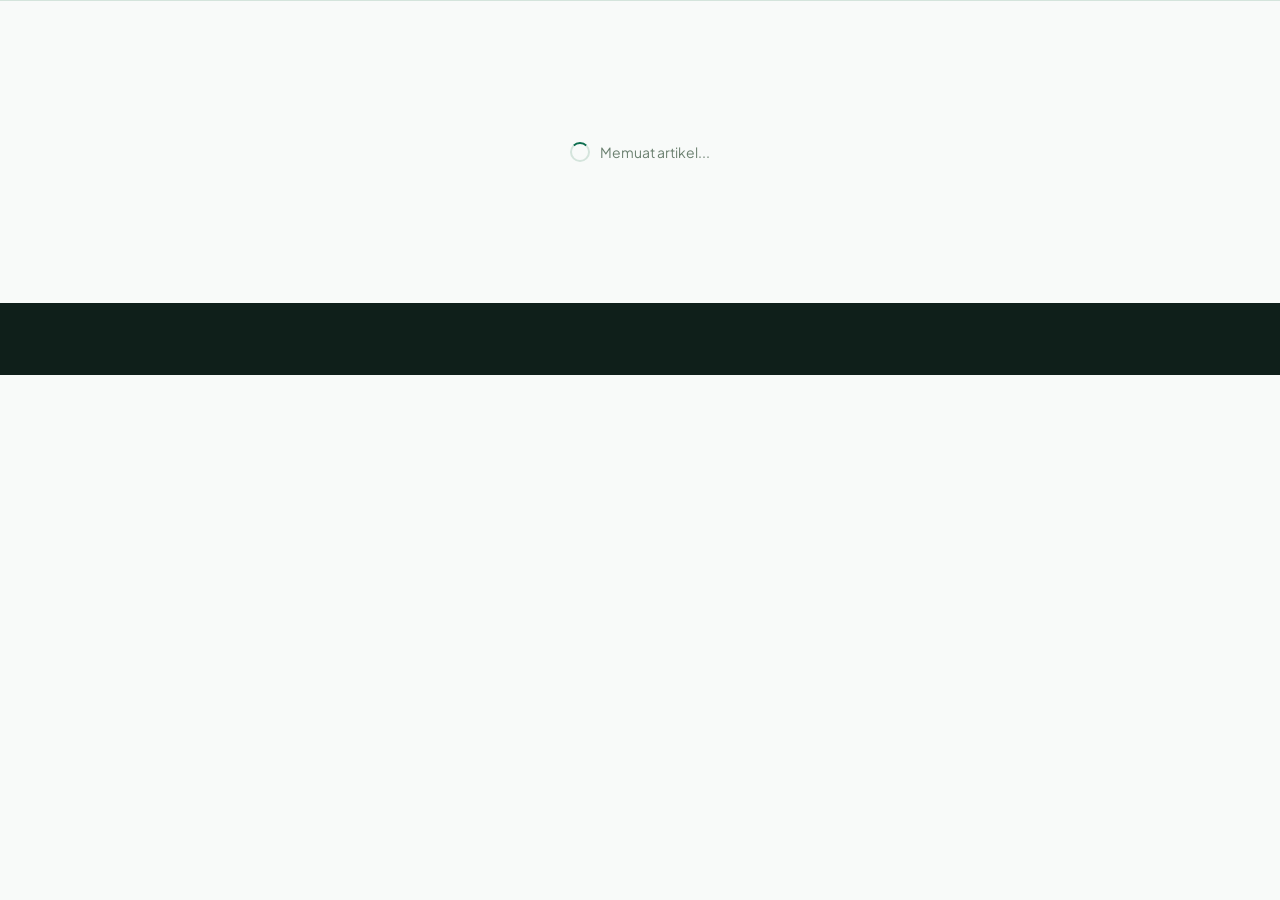
<file: artikel-detail.html>
<!DOCTYPE html>
<html lang="id">
<head>
<meta charset="UTF-8">
<meta name="viewport" content="width=device-width, initial-scale=1.0">
<title>Artikel – Puskesmas Kedawung</title>
<link rel="stylesheet" href="assets/css/style.css">
</head>
<body>

<nav class="navbar" id="navbar"></nav>

<section class="section">
  <div class="container">
    <div id="artikel-content">
      <div class="loading-wrap"><div class="spinner"></div> Memuat artikel...</div>
    </div>
  </div>
</section>

<footer id="footer"></footer>

<script src="assets/js/main.js"></script>
<script>
const KATEGORI_EMOJI = { 'Gizi':'🥗','Imunisasi':'💉','Higienitas':'🧼','Ibu & Anak':'👶','Lansia':'🧓','Umum':'🩺' };

function markdownToHtml(md) {
  return md
    .replace(/^### (.+)$/gm, '<h3>$1</h3>')
    .replace(/^## (.+)$/gm, '<h2>$1</h2>')
    .replace(/^# (.+)$/gm, '<h1>$1</h1>')
    .replace(/\*\*(.+?)\*\*/g, '<strong>$1</strong>')
    .replace(/\*(.+?)\*/g, '<em>$1</em>')
    .replace(/^\d+\. (.+)$/gm, '<li>$1</li>')
    .replace(/^- (.+)$/gm, '<li>$1</li>')
    .replace(/(<li>.*<\/li>\n?)+/g, m => `<ul>${m}</ul>`)
    .replace(/\n\n/g, '</p><p>')
    .replace(/^(?!<[hul])/gm, '')
    .split('\n').filter(l => l.trim()).map(l => l.startsWith('<') ? l : `<p>${l}</p>`).join('\n');
}

initPage(async (profil) => {
  const params = new URLSearchParams(location.search);
  const id = params.get('id');
  if (!id) { location.href = 'artikel.html'; return; }

  try {
    const a = await fetchJSON(`_data/artikel/${id}.json`);
    document.title = `${a.judul} – ${profil.nama}`;

    document.getElementById('artikel-content').innerHTML = `
      <div style="margin-bottom:24px;">
        <a href="artikel.html" style="font-size:13px;color:var(--muted);display:inline-flex;align-items:center;gap:6px;">← Kembali ke Artikel</a>
      </div>
      <div class="article-detail">
        <div class="article-detail-header">
          <span class="article-kategori">${a.kategori}</span>
          <h1 class="article-detail-title">${a.judul}</h1>
          <div class="article-detail-meta">
            <span>📅 ${formatTanggal(a.tanggal)}</span>
            <span>✍️ Tim Puskesmas Kedawung</span>
          </div>
        </div>
        <div class="article-detail-img" style="font-size:80px;">
          ${a.gambar ? `<img src="${a.gambar}" alt="${a.judul}">` : (KATEGORI_EMOJI[a.kategori] || '📄')}
        </div>
        <div class="article-detail-body">${markdownToHtml(a.isi)}</div>
        <div style="margin-top:40px;padding-top:24px;border-top:1px solid var(--border);">
          <a href="artikel.html" class="btn btn-primary">← Kembali ke Semua Artikel</a>
        </div>
      </div>`;
  } catch(e) {
    document.getElementById('artikel-content').innerHTML = `
      <div style="text-align:center;padding:80px;">
        <div style="font-size:48px;margin-bottom:16px;">😕</div>
        <h2>Artikel tidak ditemukan</h2>
        <p style="color:var(--muted);margin:12px 0 24px;">Artikel yang kamu cari tidak tersedia.</p>
        <a href="artikel.html" class="btn btn-primary">Kembali ke Artikel</a>
      </div>`;
  }
});
</script>
</body>
</html>
</file>
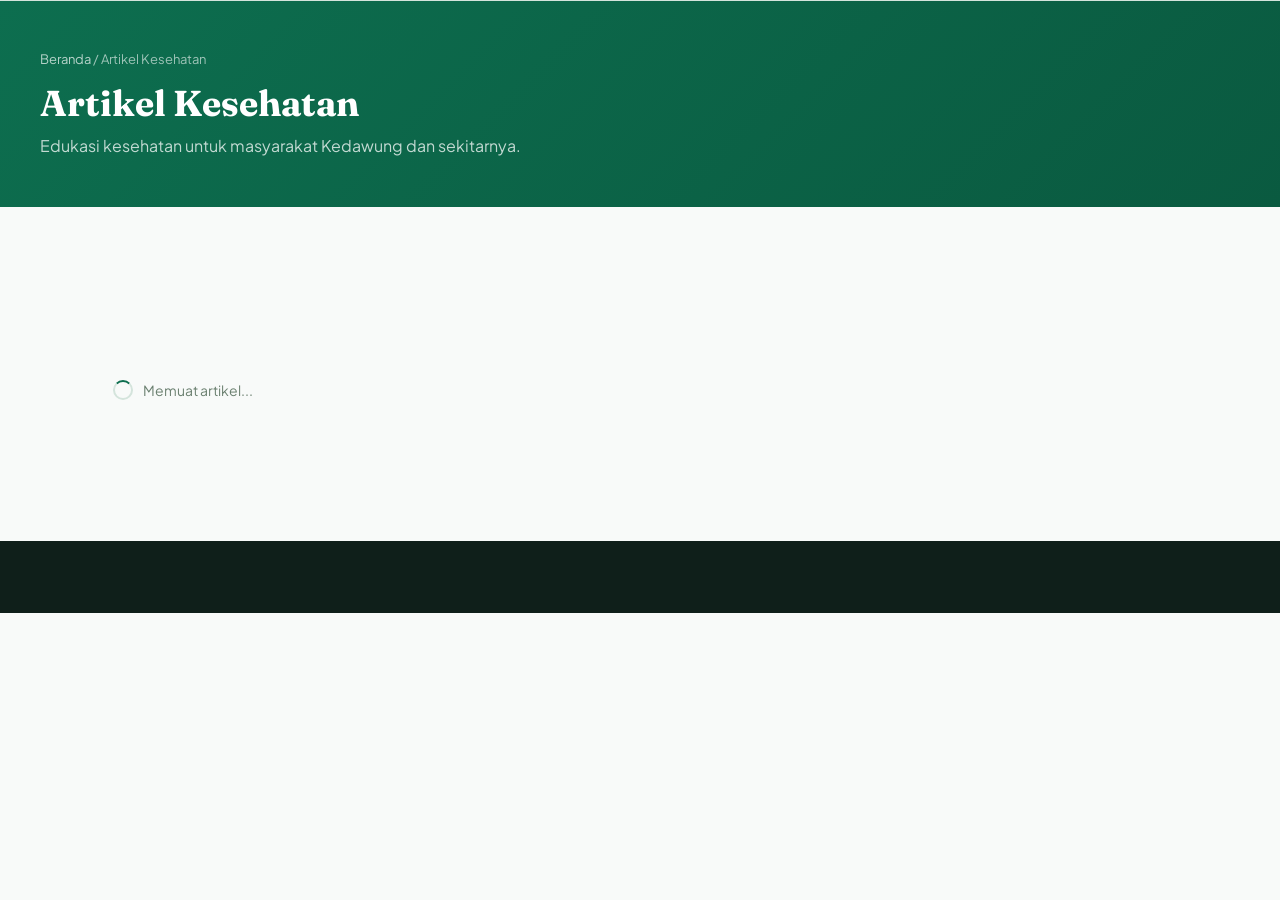
<file: artikel.html>
<!DOCTYPE html>
<html lang="id">
<head>
<meta charset="UTF-8">
<meta name="viewport" content="width=device-width, initial-scale=1.0">
<title>Artikel Kesehatan – Puskesmas Kedawung</title>
<link rel="stylesheet" href="assets/css/style.css">
<style>
  .filter-bar { display:flex; gap:8px; flex-wrap:wrap; margin-bottom:32px; }
  .filter-btn {
    padding:7px 16px; border-radius:100px; border:1.5px solid var(--border);
    font-size:12px; font-weight:600; cursor:pointer; background:white;
    transition:all 0.15s; color:var(--muted);
  }
  .filter-btn:hover, .filter-btn.active { background:var(--primary); color:white; border-color:var(--primary); }
</style>
</head>
<body>

<nav class="navbar" id="navbar"></nav>

<div class="page-hero">
  <div class="page-hero-inner">
    <div class="breadcrumb"><a href="index.html">Beranda</a> / Artikel Kesehatan</div>
    <h1>Artikel Kesehatan</h1>
    <p>Edukasi kesehatan untuk masyarakat Kedawung dan sekitarnya.</p>
  </div>
</div>

<section class="section">
  <div class="container">
    <div class="filter-bar" id="filter-bar"></div>
    <div class="grid-3" id="artikel-grid">
      <div class="loading-wrap"><div class="spinner"></div> Memuat artikel...</div>
    </div>
  </div>
</section>

<footer id="footer"></footer>

<script src="assets/js/main.js"></script>
<script>
const KATEGORI_EMOJI = { 'Gizi':'🥗','Imunisasi':'💉','Higienitas':'🧼','Ibu & Anak':'👶','Lansia':'🧓','Umum':'🩺' };
let allArtikel = [];
let activeKat = 'Semua';

function renderFilter(artikelList) {
  const kategori = ['Semua', ...new Set(artikelList.map(a => a.kategori))];
  document.getElementById('filter-bar').innerHTML = kategori.map(k => `
    <button class="filter-btn ${k === activeKat ? 'active' : ''}" onclick="filterArtikel('${k}')">${k}</button>`).join('');
}

function filterArtikel(kat) {
  activeKat = kat;
  renderFilter(allArtikel);
  const filtered = kat === 'Semua' ? allArtikel : allArtikel.filter(a => a.kategori === kat);
  renderArtikel(filtered);
}

function renderArtikel(list) {
  if (!list.length) {
    document.getElementById('artikel-grid').innerHTML = `
      <div style="text-align:center;padding:60px;color:var(--muted);grid-column:1/-1">
        <div style="font-size:40px;margin-bottom:12px;">📭</div>
        <div>Belum ada artikel dalam kategori ini.</div>
      </div>`;
    return;
  }
  document.getElementById('artikel-grid').innerHTML = list.map(a => `
    <div class="article-card" onclick="location.href='artikel-detail.html?id=${a.slug}'">
      <div class="article-thumb">${KATEGORI_EMOJI[a.kategori] || '📄'}</div>
      <div class="article-body">
        <span class="article-kategori">${a.kategori}</span>
        <div class="article-title">${a.judul}</div>
        <div class="article-ringkasan">${a.ringkasan}</div>
      </div>
      <div class="article-footer">
        <span>${formatTanggal(a.tanggal)}</span>
        <span style="color:var(--primary);font-weight:600">Baca →</span>
      </div>
    </div>`).join('');
}

initPage(async (profil) => {
  document.title = `Artikel – ${profil.nama}`;
  try {
    allArtikel = await fetchJSON('_data/artikel-index.json');
    renderFilter(allArtikel);
    renderArtikel(allArtikel);
  } catch(e) {
    document.getElementById('artikel-grid').innerHTML = '<p style="color:var(--muted)">Belum ada artikel tersedia.</p>';
  }
});
</script>
</body>
</html>
</file>
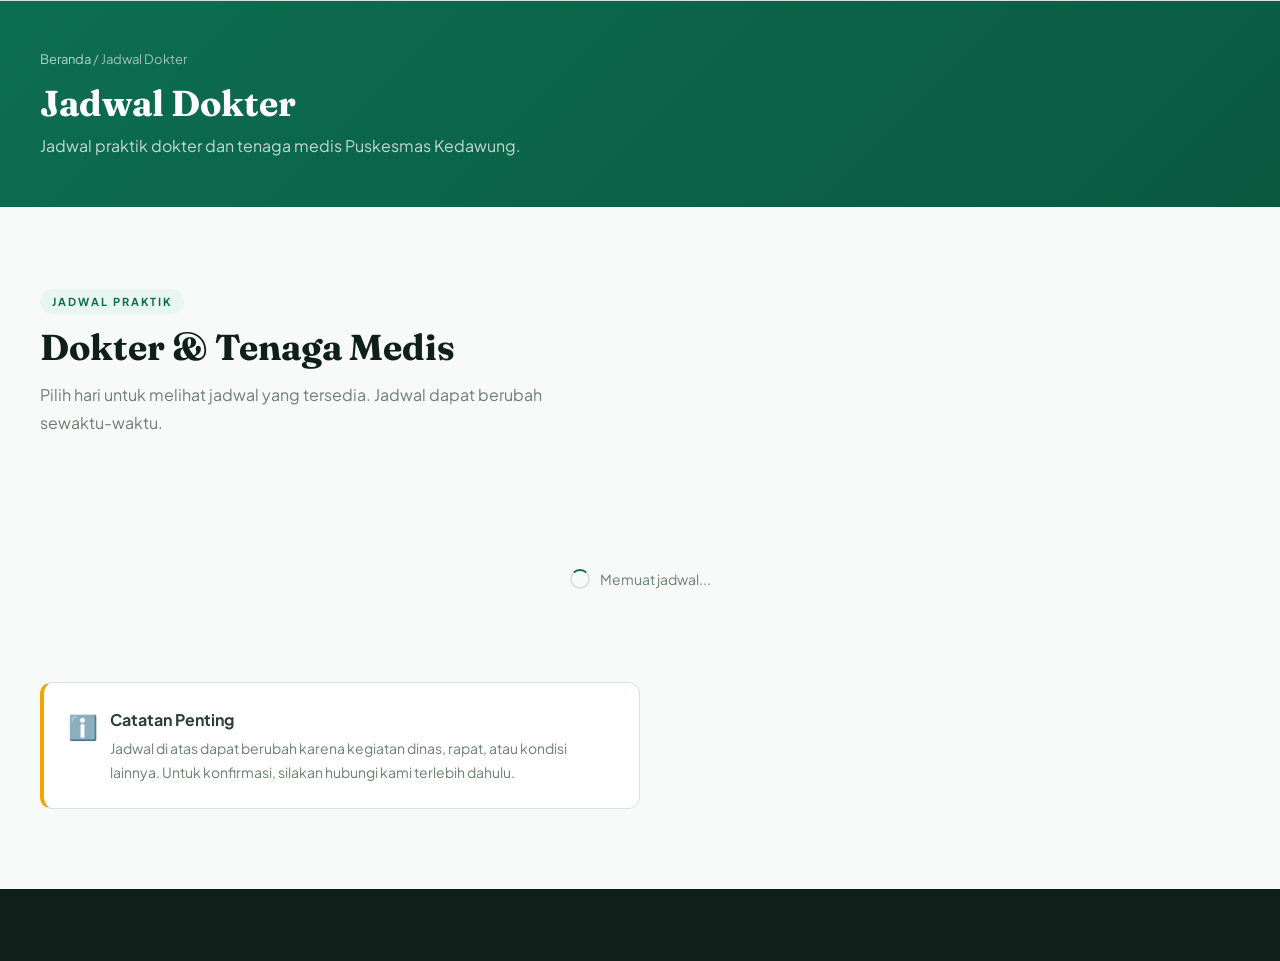
<file: jadwal.html>
<!DOCTYPE html>
<html lang="id">
<head>
<meta charset="UTF-8">
<meta name="viewport" content="width=device-width, initial-scale=1.0">
<title>Jadwal Dokter – Puskesmas Kedawung</title>
<link rel="stylesheet" href="assets/css/style.css">
<style>
  .hari-tabs { display:flex; gap:8px; flex-wrap:wrap; margin-bottom:24px; }
  .hari-tab {
    padding:8px 16px; border-radius:8px; border:1.5px solid var(--border);
    font-size:13px; font-weight:600; cursor:pointer; background:white;
    transition:all 0.15s; color:var(--body);
  }
  .hari-tab:hover, .hari-tab.active { background:var(--primary); color:white; border-color:var(--primary); }
  .hari-today { background:var(--primary-pale); border-color:var(--primary); color:var(--primary); }
  .hari-tab.hari-today.active { background:var(--primary); color:white; }
</style>
</head>
<body>

<nav class="navbar" id="navbar"></nav>

<div class="page-hero">
  <div class="page-hero-inner">
    <div class="breadcrumb"><a href="index.html">Beranda</a> / Jadwal Dokter</div>
    <h1>Jadwal Dokter</h1>
    <p>Jadwal praktik dokter dan tenaga medis Puskesmas Kedawung.</p>
  </div>
</div>

<section class="section">
  <div class="container">
    <div class="section-header">
      <span class="section-eyebrow">Jadwal Praktik</span>
      <h2 class="section-title">Dokter & Tenaga Medis</h2>
      <p class="section-sub">Pilih hari untuk melihat jadwal yang tersedia. Jadwal dapat berubah sewaktu-waktu.</p>
    </div>

    <div class="hari-tabs" id="hari-tabs"></div>

    <div id="jadwal-wrap">
      <div class="loading-wrap"><div class="spinner"></div> Memuat jadwal...</div>
    </div>

    <div class="card mt-32" style="border-left:4px solid var(--accent);max-width:600px;">
      <div style="display:flex;gap:12px;align-items:flex-start;">
        <span style="font-size:24px;">ℹ️</span>
        <div>
          <div style="font-weight:700;margin-bottom:4px;">Catatan Penting</div>
          <div style="font-size:14px;color:var(--muted);line-height:1.7;">Jadwal di atas dapat berubah karena kegiatan dinas, rapat, atau kondisi lainnya. Untuk konfirmasi, silakan hubungi kami terlebih dahulu.</div>
        </div>
      </div>
    </div>
  </div>
</section>

<footer id="footer"></footer>

<script src="assets/js/main.js"></script>
<script>
const HARI = ['Senin','Selasa','Rabu','Kamis','Jumat','Sabtu'];

function getHariIni() {
  const day = new Date().getDay(); // 0=Sun,1=Mon,...,6=Sat
  const map = {1:'Senin',2:'Selasa',3:'Rabu',4:'Kamis',5:'Jumat',6:'Sabtu'};
  return map[day] || 'Senin';
}

let jadwalData = [];
let selectedHari = getHariIni();

function renderHariTabs() {
  const hariIni = getHariIni();
  document.getElementById('hari-tabs').innerHTML = HARI.map(h => `
    <button class="hari-tab ${h === hariIni ? 'hari-today' : ''} ${h === selectedHari ? 'active' : ''}"
      onclick="selectHari('${h}')">${h}${h === hariIni ? ' ★' : ''}</button>`).join('');
}

function selectHari(hari) {
  selectedHari = hari;
  renderHariTabs();
  renderJadwal();
}

function renderJadwal() {
  const ada = jadwalData.filter(d => d.jadwal[selectedHari] !== '–' && d.jadwal[selectedHari]);
  const wrap = document.getElementById('jadwal-wrap');
  if (!ada.length) {
    wrap.innerHTML = `<div class="card" style="text-align:center;padding:40px;">
      <div style="font-size:40px;margin-bottom:12px;">😴</div>
      <div style="font-weight:700;">Tidak ada jadwal hari ${selectedHari}</div>
      <div style="color:var(--muted);font-size:14px;margin-top:8px;">Semua dokter libur atau dinas di hari ini.</div>
    </div>`;
    return;
  }
  wrap.innerHTML = `
    <div style="overflow-x:auto;">
    <table class="jadwal-table">
      <thead>
        <tr>
          <th>Nama</th>
          <th>Spesialisasi</th>
          <th>Jam Praktik (${selectedHari})</th>
        </tr>
      </thead>
      <tbody>
        ${ada.map(d => `
          <tr>
            <td><div class="jadwal-name">${d.nama}</div></td>
            <td><div class="jadwal-spesialis">${d.spesialis}</div></td>
            <td><span class="jadwal-on">🟢 ${d.jadwal[selectedHari]}</span></td>
          </tr>`).join('')}
      </tbody>
    </table>
    </div>`;
}

initPage(async (profil) => {
  document.title = `Jadwal Dokter – ${profil.nama}`;
  jadwalData = await fetchJSON('_data/jadwal.json');
  renderHariTabs();
  renderJadwal();
});
</script>
</body>
</html>
</file>
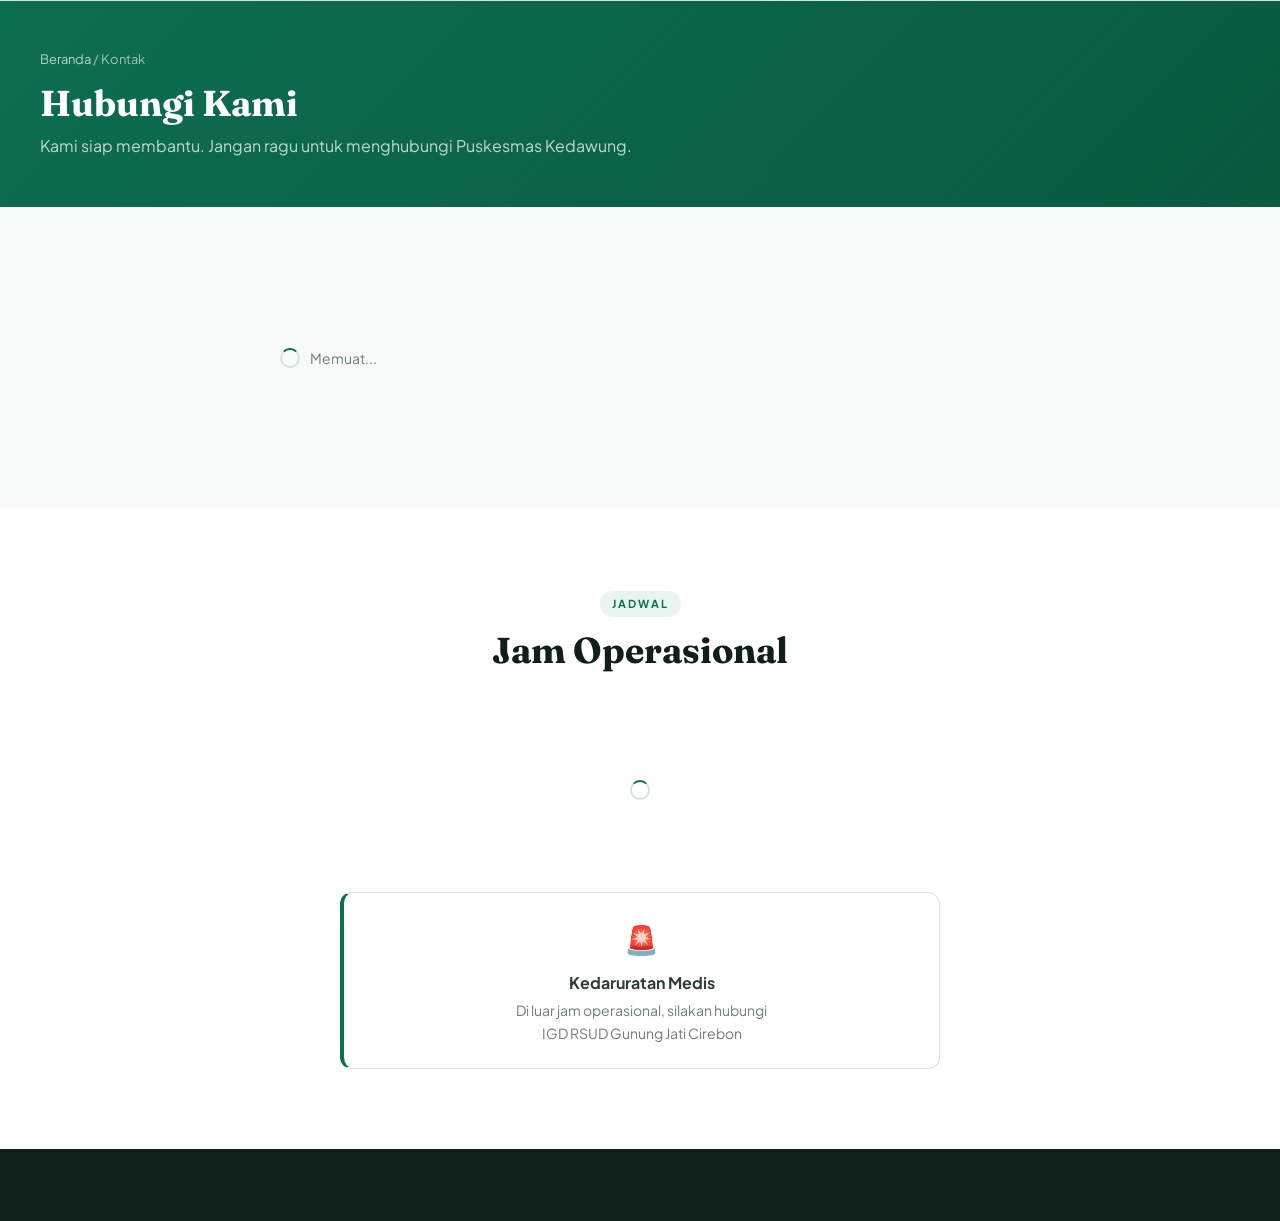
<file: kontak.html>
<!DOCTYPE html>
<html lang="id">
<head>
<meta charset="UTF-8">
<meta name="viewport" content="width=device-width, initial-scale=1.0">
<title>Kontak – Puskesmas Kedawung</title>
<link rel="stylesheet" href="assets/css/style.css">
</head>
<body>

<nav class="navbar" id="navbar"></nav>

<div class="page-hero">
  <div class="page-hero-inner">
    <div class="breadcrumb"><a href="index.html">Beranda</a> / Kontak</div>
    <h1>Hubungi Kami</h1>
    <p>Kami siap membantu. Jangan ragu untuk menghubungi Puskesmas Kedawung.</p>
  </div>
</div>

<section class="section">
  <div class="container">
    <div class="kontak-grid" id="kontak-grid">
      <div class="loading-wrap"><div class="spinner"></div> Memuat...</div>
    </div>
  </div>
</section>

<!-- JAM OPERASIONAL -->
<section class="section section-alt">
  <div class="container" style="max-width:600px;">
    <div class="section-header centered">
      <span class="section-eyebrow">Jadwal</span>
      <h2 class="section-title">Jam Operasional</h2>
    </div>
    <div id="jam-grid" style="display:flex;flex-direction:column;gap:12px;">
      <div class="loading-wrap"><div class="spinner"></div></div>
    </div>
    <div class="card mt-32" style="border-left:4px solid var(--primary);text-align:center;">
      <div style="font-size:28px;margin-bottom:8px;">🚨</div>
      <div style="font-weight:700;margin-bottom:4px;">Kedaruratan Medis</div>
      <div style="font-size:14px;color:var(--muted);">Di luar jam operasional, silakan hubungi<br>IGD RSUD Gunung Jati Cirebon</div>
    </div>
  </div>
</section>

<footer id="footer"></footer>

<script src="assets/js/main.js"></script>
<script>
const JAM_DETAIL = [
  { hari: 'Senin – Kamis', jam: '07.30 – 14.00' },
  { hari: 'Jumat', jam: '07.30 – 11.00' },
  { hari: 'Sabtu', jam: '07.30 – 12.00' },
  { hari: 'Minggu & Libur Nasional', jam: 'Tutup' },
];

initPage(async (profil) => {
  document.title = `Kontak – ${profil.nama}`;

  document.getElementById('kontak-grid').innerHTML = `
    <div class="kontak-info">
      <div class="kontak-item">
        <div class="kontak-icon">📍</div>
        <div>
          <div class="kontak-label">Alamat</div>
          <div class="kontak-value">${profil.alamat}</div>
        </div>
      </div>
      <div class="kontak-item">
        <div class="kontak-icon">📞</div>
        <div>
          <div class="kontak-label">Telepon</div>
          <div class="kontak-value"><a href="tel:${profil.telepon}">${profil.telepon}</a></div>
        </div>
      </div>
      <div class="kontak-item">
        <div class="kontak-icon">✉️</div>
        <div>
          <div class="kontak-label">Email</div>
          <div class="kontak-value"><a href="mailto:${profil.email}">${profil.email}</a></div>
        </div>
      </div>
      <div class="kontak-item">
        <div class="kontak-icon">🕐</div>
        <div>
          <div class="kontak-label">Jam Operasional</div>
          <div class="kontak-value" style="font-size:14px;">${profil.jam_operasional}</div>
        </div>
      </div>
    </div>
    <div class="map-placeholder">
      <span style="font-size:40px;">🗺️</span>
      <div style="font-weight:600;">Peta Lokasi</div>
      <div style="font-size:12px;text-align:center;max-width:200px;">${profil.alamat}</div>
      <a href="https://maps.google.com/?q=${encodeURIComponent(profil.alamat)}" target="_blank" class="btn btn-primary" style="margin-top:12px;">Buka di Google Maps →</a>
    </div>`;

  document.getElementById('jam-grid').innerHTML = JAM_DETAIL.map(j => `
    <div style="display:flex;justify-content:space-between;align-items:center;padding:14px 20px;background:white;border:1px solid var(--border);border-radius:10px;">
      <span style="font-weight:600;font-size:14px;">${j.hari}</span>
      <span style="font-size:14px;color:${j.jam === 'Tutup' ? '#c0392b' : 'var(--primary)'};font-weight:600;">${j.jam}</span>
    </div>`).join('');
});
</script>
</body>
</html>
</file>
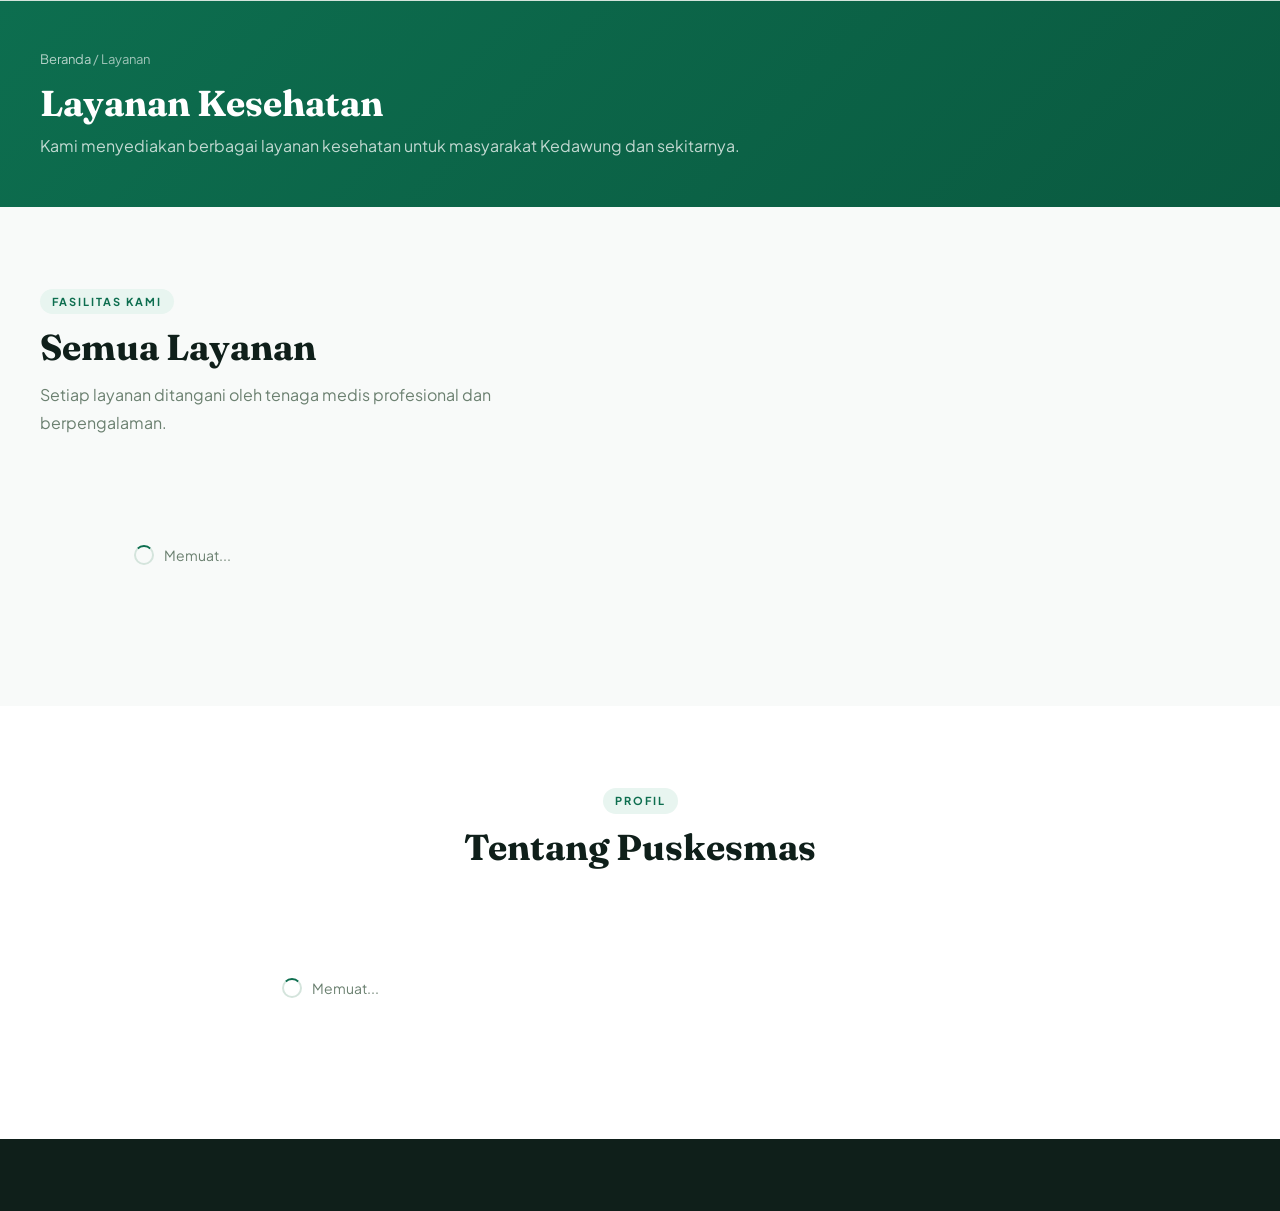
<file: layanan.html>
<!DOCTYPE html>
<html lang="id">
<head>
<meta charset="UTF-8">
<meta name="viewport" content="width=device-width, initial-scale=1.0">
<title>Layanan – Puskesmas Kedawung</title>
<link rel="stylesheet" href="assets/css/style.css">
</head>
<body>

<nav class="navbar" id="navbar"></nav>

<div class="page-hero">
  <div class="page-hero-inner">
    <div class="breadcrumb"><a href="index.html">Beranda</a> / Layanan</div>
    <h1>Layanan Kesehatan</h1>
    <p>Kami menyediakan berbagai layanan kesehatan untuk masyarakat Kedawung dan sekitarnya.</p>
  </div>
</div>

<section class="section">
  <div class="container">
    <div class="section-header">
      <span class="section-eyebrow">Fasilitas Kami</span>
      <h2 class="section-title">Semua Layanan</h2>
      <p class="section-sub">Setiap layanan ditangani oleh tenaga medis profesional dan berpengalaman.</p>
    </div>
    <div class="grid-3" id="layanan-grid">
      <div class="loading-wrap"><div class="spinner"></div> Memuat...</div>
    </div>
  </div>
</section>

<!-- PROFIL / VISI MISI -->
<section class="section section-alt" id="profil">
  <div class="container">
    <div class="section-header centered">
      <span class="section-eyebrow">Profil</span>
      <h2 class="section-title">Tentang Puskesmas</h2>
    </div>
    <div style="display:grid;grid-template-columns:1fr 1fr;gap:40px;align-items:start;" id="profil-grid">
      <div class="loading-wrap"><div class="spinner"></div> Memuat...</div>
    </div>
  </div>
</section>

<footer id="footer"></footer>

<script src="assets/js/main.js"></script>
<script>
initPage(async (profil) => {
  document.title = `Layanan – ${profil.nama}`;

  const layanan = await fetchJSON('_data/layanan.json');
  document.getElementById('layanan-grid').innerHTML = layanan.map(l => `
    <div class="card">
      <div class="card-icon">${l.icon}</div>
      <div class="card-title">${l.nama}</div>
      <div class="card-text">${l.deskripsi}</div>
      <div class="card-meta">🕐 ${l.jam}</div>
    </div>`).join('');

  document.getElementById('profil-grid').innerHTML = `
    <div>
      <h3 style="font-family:'Fraunces',serif;font-size:22px;margin-bottom:12px;">Sejarah</h3>
      <p style="color:var(--muted);line-height:1.8;font-size:15px;">${profil.sejarah}</p>
      <h3 style="font-family:'Fraunces',serif;font-size:22px;margin:24px 0 12px;">Wilayah Kerja</h3>
      <ul style="list-style:none;display:flex;flex-direction:column;gap:8px;">
        ${profil.wilayah_kerja.map(w => `<li style="display:flex;gap:8px;align-items:center;font-size:14px;"><span style="color:var(--primary)">📍</span>${w}</li>`).join('')}
      </ul>
    </div>
    <div style="display:flex;flex-direction:column;gap:20px;">
      <div class="card">
        <div class="card-icon">🎯</div>
        <div class="card-title">Visi</div>
        <div class="card-text">${profil.visi}</div>
      </div>
      <div class="card">
        <div class="card-icon">🚀</div>
        <div class="card-title">Misi</div>
        <ul style="list-style:none;display:flex;flex-direction:column;gap:8px;margin-top:8px;">
          ${profil.misi.map(m => `<li style="font-size:13px;color:var(--muted);display:flex;gap:8px;"><span style="color:var(--primary);flex-shrink:0">✓</span>${m}</li>`).join('')}
        </ul>
      </div>
    </div>`;
});
</script>
</body>
</html>
</file>
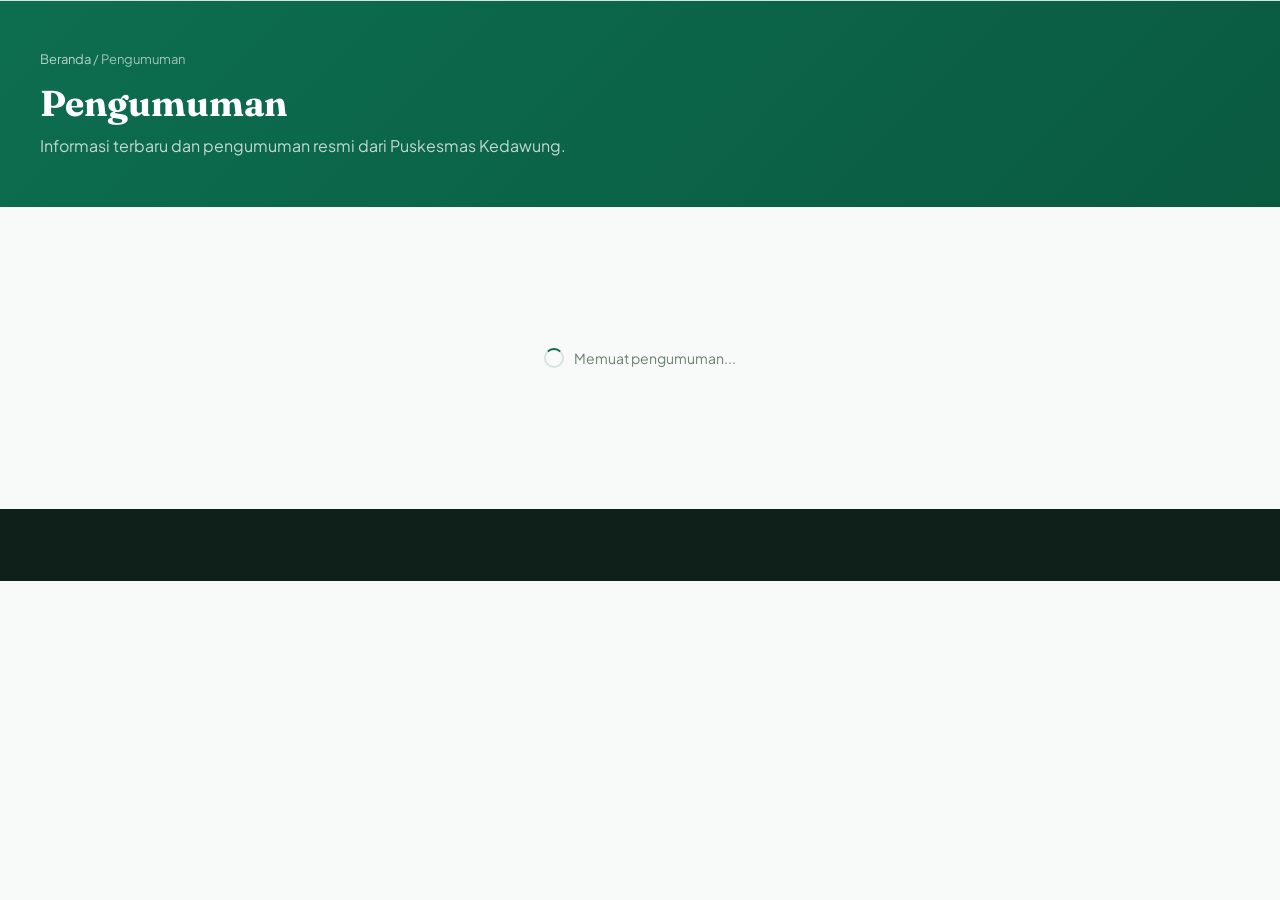
<file: pengumuman.html>
<!DOCTYPE html>
<html lang="id">
<head>
<meta charset="UTF-8">
<meta name="viewport" content="width=device-width, initial-scale=1.0">
<title>Pengumuman – Puskesmas Kedawung</title>
<link rel="stylesheet" href="assets/css/style.css">
</head>
<body>

<nav class="navbar" id="navbar"></nav>

<div class="page-hero">
  <div class="page-hero-inner">
    <div class="breadcrumb"><a href="index.html">Beranda</a> / Pengumuman</div>
    <h1>Pengumuman</h1>
    <p>Informasi terbaru dan pengumuman resmi dari Puskesmas Kedawung.</p>
  </div>
</div>

<section class="section">
  <div class="container" style="max-width:800px;">
    <div id="pengumuman-list" style="display:flex;flex-direction:column;gap:16px;">
      <div class="loading-wrap"><div class="spinner"></div> Memuat pengumuman...</div>
    </div>
  </div>
</section>

<footer id="footer"></footer>

<script src="assets/js/main.js"></script>
<script>
initPage(async (profil) => {
  document.title = `Pengumuman – ${profil.nama}`;
  const pengumuman = await fetchJSON('_data/pengumuman.json');

  if (!pengumuman.length) {
    document.getElementById('pengumuman-list').innerHTML = `
      <div style="text-align:center;padding:60px;color:var(--muted);">
        <div style="font-size:40px;margin-bottom:12px;">📭</div>
        <div style="font-weight:700;">Belum ada pengumuman</div>
      </div>`;
    return;
  }

  document.getElementById('pengumuman-list').innerHTML = pengumuman.map(p => `
    <div class="pengumuman-item ${p.penting ? 'penting' : ''}" style="flex-direction:column;gap:8px;">
      <div style="display:flex;align-items:center;gap:12px;">
        <div class="pengumuman-dot"></div>
        ${p.penting ? '<span style="font-size:11px;font-weight:700;letter-spacing:1px;text-transform:uppercase;color:var(--accent);background:#fff8e1;padding:2px 8px;border-radius:100px;">Penting</span>' : ''}
      </div>
      <div class="pengumuman-title">${p.judul}</div>
      <div class="pengumuman-isi" style="-webkit-line-clamp:unset;">${p.isi}</div>
      <div class="pengumuman-date">📅 ${formatTanggal(p.tanggal)}</div>
    </div>`).join('');
});
</script>
</body>
</html>
</file>
<file: assets/css/style.css>
@import url('https://fonts.googleapis.com/css2?family=Plus+Jakarta+Sans:wght@300;400;500;600;700;800&family=Fraunces:ital,opsz,wght@0,9..144,300;0,9..144,600;1,9..144,300&display=swap');

:root {
  --primary: #0d6e4f;
  --primary-light: #16a373;
  --primary-pale: #e8f5f0;
  --accent: #f0a500;
  --dark: #0f1f1a;
  --body: #2c3e35;
  --muted: #6b8070;
  --border: #d4e4dc;
  --bg: #f8faf9;
  --white: #ffffff;
  --card: #ffffff;
  --radius: 12px;
  --shadow: 0 2px 16px rgba(13,110,79,0.08);
  --shadow-lg: 0 8px 40px rgba(13,110,79,0.12);
}

*, *::before, *::after { box-sizing: border-box; margin: 0; padding: 0; }

html { scroll-behavior: smooth; }

body {
  font-family: 'Plus Jakarta Sans', sans-serif;
  background: var(--bg);
  color: var(--body);
  line-height: 1.6;
}

/* ── TYPOGRAPHY ── */
h1, h2, h3, h4 {
  font-family: 'Fraunces', Georgia, serif;
  color: var(--dark);
  line-height: 1.2;
}

a { color: var(--primary); text-decoration: none; transition: color 0.2s; }
a:hover { color: var(--primary-light); }

/* ── NAVBAR ── */
.navbar {
  position: sticky;
  top: 0;
  z-index: 100;
  background: rgba(255,255,255,0.95);
  backdrop-filter: blur(12px);
  border-bottom: 1px solid var(--border);
  padding: 0 32px;
}

.navbar-inner {
  max-width: 1200px;
  margin: 0 auto;
  display: flex;
  align-items: center;
  justify-content: space-between;
  height: 64px;
  gap: 24px;
}

.navbar-brand {
  display: flex;
  align-items: center;
  gap: 10px;
}

.brand-logo {
  width: 36px; height: 36px;
  background: var(--primary);
  border-radius: 8px;
  display: flex; align-items: center; justify-content: center;
  color: white;
  font-size: 18px;
  flex-shrink: 0;
}

.brand-text {
  font-family: 'Fraunces', serif;
  font-size: 15px;
  font-weight: 600;
  color: var(--dark);
  line-height: 1.2;
}

.brand-text small {
  display: block;
  font-family: 'Plus Jakarta Sans', sans-serif;
  font-size: 11px;
  font-weight: 400;
  color: var(--muted);
}

.navbar-links {
  display: flex;
  align-items: center;
  gap: 4px;
  list-style: none;
}

.navbar-links a {
  display: block;
  padding: 6px 12px;
  font-size: 13px;
  font-weight: 500;
  color: var(--body);
  border-radius: 6px;
  transition: all 0.15s;
}

.navbar-links a:hover,
.navbar-links a.active {
  background: var(--primary-pale);
  color: var(--primary);
}

.navbar-links a.active { font-weight: 700; }

.btn-nav {
  background: var(--primary) !important;
  color: white !important;
  padding: 8px 16px !important;
  border-radius: 8px !important;
  font-weight: 600 !important;
}
.btn-nav:hover { background: var(--primary-light) !important; }

/* ── HAMBURGER ── */
.hamburger {
  display: none;
  flex-direction: column;
  gap: 5px;
  cursor: pointer;
  padding: 4px;
  background: none;
  border: none;
}
.hamburger span {
  display: block;
  width: 22px; height: 2px;
  background: var(--dark);
  transition: all 0.3s;
  border-radius: 2px;
}

/* ── HERO ── */
.hero {
  background: linear-gradient(135deg, var(--primary) 0%, #0a5a40 60%, #073d2b 100%);
  color: white;
  padding: 80px 32px;
  position: relative;
  overflow: hidden;
}

.hero::before {
  content: '';
  position: absolute;
  top: -50%; right: -10%;
  width: 600px; height: 600px;
  background: radial-gradient(circle, rgba(255,255,255,0.06) 0%, transparent 70%);
  border-radius: 50%;
}

.hero::after {
  content: '';
  position: absolute;
  bottom: -30%; left: -5%;
  width: 400px; height: 400px;
  background: radial-gradient(circle, rgba(240,165,0,0.1) 0%, transparent 70%);
  border-radius: 50%;
}

.hero-inner {
  max-width: 1200px;
  margin: 0 auto;
  position: relative;
  z-index: 1;
}

.hero-eyebrow {
  display: inline-flex;
  align-items: center;
  gap: 8px;
  background: rgba(255,255,255,0.12);
  border: 1px solid rgba(255,255,255,0.2);
  padding: 5px 14px;
  border-radius: 100px;
  font-size: 12px;
  font-weight: 500;
  letter-spacing: 0.5px;
  margin-bottom: 20px;
}

.hero h1 {
  font-family: 'Fraunces', serif;
  font-size: clamp(32px, 5vw, 56px);
  font-weight: 600;
  color: white;
  margin-bottom: 16px;
  max-width: 700px;
  line-height: 1.15;
}

.hero-tagline {
  font-size: 18px;
  color: rgba(255,255,255,0.75);
  margin-bottom: 32px;
  max-width: 500px;
}

.hero-actions { display: flex; gap: 12px; flex-wrap: wrap; }

.btn {
  display: inline-flex;
  align-items: center;
  gap: 8px;
  font-family: 'Plus Jakarta Sans', sans-serif;
  font-size: 14px;
  font-weight: 600;
  padding: 12px 24px;
  border-radius: 10px;
  border: none;
  cursor: pointer;
  transition: all 0.2s;
  text-decoration: none;
}

.btn-white {
  background: white;
  color: var(--primary);
}
.btn-white:hover { background: var(--primary-pale); color: var(--primary); transform: translateY(-1px); box-shadow: 0 4px 20px rgba(0,0,0,0.15); }

.btn-outline-white {
  background: transparent;
  color: white;
  border: 1.5px solid rgba(255,255,255,0.4);
}
.btn-outline-white:hover { background: rgba(255,255,255,0.1); color: white; }

.btn-primary {
  background: var(--primary);
  color: white;
}
.btn-primary:hover { background: var(--primary-light); color: white; transform: translateY(-1px); box-shadow: var(--shadow); }

.hero-stats {
  display: flex;
  gap: 40px;
  margin-top: 48px;
  padding-top: 32px;
  border-top: 1px solid rgba(255,255,255,0.15);
  flex-wrap: wrap;
}

.stat-item { text-align: left; }
.stat-num {
  font-family: 'Fraunces', serif;
  font-size: 32px;
  font-weight: 600;
  color: white;
  line-height: 1;
}
.stat-label {
  font-size: 12px;
  color: rgba(255,255,255,0.6);
  margin-top: 4px;
}

/* ── SECTION ── */
.section { padding: 80px 32px; }
.section-alt { background: var(--white); }

.container { max-width: 1200px; margin: 0 auto; }

.section-header { margin-bottom: 48px; }
.section-header.centered { text-align: center; }

.section-eyebrow {
  display: inline-block;
  font-size: 11px;
  font-weight: 700;
  letter-spacing: 2px;
  text-transform: uppercase;
  color: var(--primary);
  background: var(--primary-pale);
  padding: 4px 12px;
  border-radius: 100px;
  margin-bottom: 12px;
}

.section-title {
  font-size: clamp(24px, 3.5vw, 36px);
  margin-bottom: 12px;
}

.section-sub {
  font-size: 16px;
  color: var(--muted);
  max-width: 560px;
  line-height: 1.7;
}
.section-header.centered .section-sub { margin: 0 auto; }

/* ── CARDS ── */
.grid-3 { display: grid; grid-template-columns: repeat(auto-fill, minmax(280px, 1fr)); gap: 20px; }
.grid-4 { display: grid; grid-template-columns: repeat(auto-fill, minmax(220px, 1fr)); gap: 20px; }
.grid-2 { display: grid; grid-template-columns: repeat(auto-fill, minmax(340px, 1fr)); gap: 24px; }

.card {
  background: var(--card);
  border: 1px solid var(--border);
  border-radius: var(--radius);
  padding: 24px;
  transition: all 0.25s;
}

.card:hover { transform: translateY(-4px); box-shadow: var(--shadow-lg); border-color: var(--primary-light); }

.card-icon {
  width: 52px; height: 52px;
  background: var(--primary-pale);
  border-radius: 12px;
  display: flex; align-items: center; justify-content: center;
  font-size: 24px;
  margin-bottom: 16px;
}

.card-title {
  font-family: 'Fraunces', serif;
  font-size: 18px;
  font-weight: 600;
  margin-bottom: 8px;
}

.card-text { font-size: 14px; color: var(--muted); line-height: 1.7; }

.card-meta {
  display: flex;
  align-items: center;
  gap: 6px;
  font-size: 12px;
  color: var(--primary);
  margin-top: 12px;
  font-weight: 600;
}

/* ── ARTICLE CARD ── */
.article-card {
  background: var(--card);
  border: 1px solid var(--border);
  border-radius: var(--radius);
  overflow: hidden;
  transition: all 0.25s;
  cursor: pointer;
}

.article-card:hover { transform: translateY(-4px); box-shadow: var(--shadow-lg); }

.article-thumb {
  width: 100%; height: 180px;
  background: linear-gradient(135deg, var(--primary-pale), var(--border));
  display: flex; align-items: center; justify-content: center;
  font-size: 48px;
  position: relative;
  overflow: hidden;
}

.article-thumb img {
  width: 100%; height: 100%;
  object-fit: cover;
}

.article-body { padding: 20px; }

.article-kategori {
  display: inline-block;
  font-size: 10px;
  font-weight: 700;
  letter-spacing: 1.5px;
  text-transform: uppercase;
  color: var(--primary);
  background: var(--primary-pale);
  padding: 3px 10px;
  border-radius: 100px;
  margin-bottom: 10px;
}

.article-title {
  font-family: 'Fraunces', serif;
  font-size: 17px;
  font-weight: 600;
  margin-bottom: 8px;
  line-height: 1.4;
  color: var(--dark);
}

.article-ringkasan {
  font-size: 13px;
  color: var(--muted);
  line-height: 1.6;
  display: -webkit-box;
  -webkit-line-clamp: 2;
  -webkit-box-orient: vertical;
  overflow: hidden;
}

.article-footer {
  padding: 12px 20px;
  border-top: 1px solid var(--border);
  font-size: 12px;
  color: var(--muted);
  display: flex;
  justify-content: space-between;
  align-items: center;
}

/* ── PENGUMUMAN ── */
.pengumuman-item {
  background: var(--card);
  border: 1px solid var(--border);
  border-radius: var(--radius);
  padding: 20px 24px;
  display: flex;
  gap: 16px;
  align-items: flex-start;
  transition: all 0.2s;
}

.pengumuman-item:hover { border-color: var(--primary-light); box-shadow: var(--shadow); }

.pengumuman-item.penting { border-left: 4px solid var(--accent); }

.pengumuman-dot {
  width: 10px; height: 10px;
  border-radius: 50%;
  background: var(--border);
  flex-shrink: 0;
  margin-top: 6px;
}
.pengumuman-item.penting .pengumuman-dot { background: var(--accent); }

.pengumuman-title {
  font-family: 'Fraunces', serif;
  font-size: 16px;
  font-weight: 600;
  margin-bottom: 6px;
}

.pengumuman-isi { font-size: 14px; color: var(--muted); line-height: 1.6; }
.pengumuman-date { font-size: 12px; color: var(--muted); margin-top: 8px; }

/* ── JADWAL TABLE ── */
.jadwal-table {
  width: 100%;
  border-collapse: collapse;
  background: var(--card);
  border-radius: var(--radius);
  overflow: hidden;
  box-shadow: var(--shadow);
}

.jadwal-table th {
  background: var(--primary);
  color: white;
  padding: 14px 16px;
  text-align: left;
  font-size: 13px;
  font-weight: 600;
}

.jadwal-table td {
  padding: 14px 16px;
  font-size: 13px;
  border-bottom: 1px solid var(--border);
  vertical-align: middle;
}

.jadwal-table tr:last-child td { border-bottom: none; }
.jadwal-table tr:hover td { background: var(--primary-pale); }

.jadwal-name { font-weight: 600; color: var(--dark); }
.jadwal-spesialis { font-size: 11px; color: var(--muted); }
.jadwal-on { color: var(--primary); font-weight: 600; }
.jadwal-off { color: var(--muted); }

/* ── KONTAK ── */
.kontak-grid {
  display: grid;
  grid-template-columns: 1fr 1fr;
  gap: 48px;
  align-items: start;
}

.kontak-info { display: flex; flex-direction: column; gap: 20px; }

.kontak-item {
  display: flex;
  gap: 16px;
  align-items: flex-start;
}

.kontak-icon {
  width: 44px; height: 44px;
  background: var(--primary-pale);
  border-radius: 10px;
  display: flex; align-items: center; justify-content: center;
  font-size: 20px;
  flex-shrink: 0;
}

.kontak-label { font-size: 12px; color: var(--muted); font-weight: 500; margin-bottom: 2px; }
.kontak-value { font-size: 15px; font-weight: 600; color: var(--dark); }

.map-placeholder {
  background: var(--primary-pale);
  border: 2px dashed var(--border);
  border-radius: var(--radius);
  height: 300px;
  display: flex;
  flex-direction: column;
  align-items: center;
  justify-content: center;
  color: var(--muted);
  font-size: 14px;
  gap: 8px;
}

/* ── ARTICLE DETAIL ── */
.article-detail { max-width: 720px; margin: 0 auto; }
.article-detail-header { margin-bottom: 32px; }
.article-detail-title {
  font-family: 'Fraunces', serif;
  font-size: clamp(24px, 4vw, 36px);
  font-weight: 600;
  margin-bottom: 16px;
  line-height: 1.2;
}
.article-detail-meta { display: flex; gap: 16px; flex-wrap: wrap; align-items: center; font-size: 13px; color: var(--muted); }
.article-detail-img {
  width: 100%; height: 320px;
  background: var(--primary-pale);
  border-radius: var(--radius);
  object-fit: cover;
  margin-bottom: 32px;
  display: flex; align-items: center; justify-content: center;
  font-size: 64px;
  overflow: hidden;
}
.article-detail-body {
  font-size: 16px;
  line-height: 1.85;
  color: var(--body);
}
.article-detail-body p { margin-bottom: 16px; }
.article-detail-body h2, .article-detail-body h3 { margin: 28px 0 12px; }
.article-detail-body strong { color: var(--dark); }
.article-detail-body ul, .article-detail-body ol { padding-left: 24px; margin-bottom: 16px; }
.article-detail-body li { margin-bottom: 6px; }

/* ── FOOTER ── */
footer {
  background: var(--dark);
  color: rgba(255,255,255,0.7);
  padding: 48px 32px 24px;
}

.footer-inner {
  max-width: 1200px;
  margin: 0 auto;
  display: grid;
  grid-template-columns: 2fr 1fr 1fr;
  gap: 48px;
  padding-bottom: 32px;
  border-bottom: 1px solid rgba(255,255,255,0.1);
}

.footer-brand { margin-bottom: 12px; }
.footer-brand .brand-text { color: white; }
.footer-brand .brand-text small { color: rgba(255,255,255,0.5); }
.footer-desc { font-size: 13px; line-height: 1.7; margin-top: 12px; }

.footer-col h4 {
  font-family: 'Plus Jakarta Sans', sans-serif;
  font-size: 13px;
  font-weight: 700;
  color: white;
  margin-bottom: 16px;
  letter-spacing: 0.5px;
}

.footer-col ul { list-style: none; display: flex; flex-direction: column; gap: 8px; }
.footer-col a { font-size: 13px; color: rgba(255,255,255,0.6); }
.footer-col a:hover { color: white; }

.footer-bottom {
  max-width: 1200px;
  margin: 20px auto 0;
  display: flex;
  justify-content: space-between;
  align-items: center;
  font-size: 12px;
  color: rgba(255,255,255,0.35);
  flex-wrap: wrap;
  gap: 8px;
}

/* ── PAGE HERO ── */
.page-hero {
  background: linear-gradient(135deg, var(--primary) 0%, #0a5a40 100%);
  padding: 48px 32px;
  color: white;
}
.page-hero-inner { max-width: 1200px; margin: 0 auto; }
.page-hero h1 { font-family: 'Fraunces', serif; font-size: 36px; color: white; margin-bottom: 8px; }
.page-hero p { color: rgba(255,255,255,0.75); font-size: 16px; }
.breadcrumb { font-size: 13px; color: rgba(255,255,255,0.6); margin-bottom: 12px; }
.breadcrumb a { color: rgba(255,255,255,0.7); }
.breadcrumb a:hover { color: white; }

/* ── LOADING ── */
.loading-wrap {
  display: flex; align-items: center; justify-content: center;
  padding: 60px;
  color: var(--muted);
  font-size: 14px;
  gap: 10px;
}

.spinner {
  width: 20px; height: 20px;
  border: 2px solid var(--border);
  border-top-color: var(--primary);
  border-radius: 50%;
  animation: spin 0.7s linear infinite;
}
@keyframes spin { to { transform: rotate(360deg); } }

/* ── UTILITY ── */
.text-center { text-align: center; }
.mt-8 { margin-top: 8px; }
.mt-16 { margin-top: 16px; }
.mt-32 { margin-top: 32px; }

/* ── RESPONSIVE ── */
@media (max-width: 768px) {
  .navbar { padding: 0 16px; }
  .navbar-links { display: none; position: fixed; top: 64px; left: 0; right: 0; background: white; flex-direction: column; padding: 16px; border-bottom: 1px solid var(--border); gap: 4px; box-shadow: var(--shadow-lg); }
  .navbar-links.open { display: flex; }
  .hamburger { display: flex; }
  .hero { padding: 48px 16px; }
  .hero-stats { gap: 24px; }
  .section { padding: 48px 16px; }
  .kontak-grid { grid-template-columns: 1fr; }
  .footer-inner { grid-template-columns: 1fr; gap: 24px; }
  .jadwal-table { font-size: 12px; }
  .jadwal-table th, .jadwal-table td { padding: 10px 12px; }
  .page-hero { padding: 32px 16px; }
  .page-hero h1 { font-size: 26px; }
}
</file>
